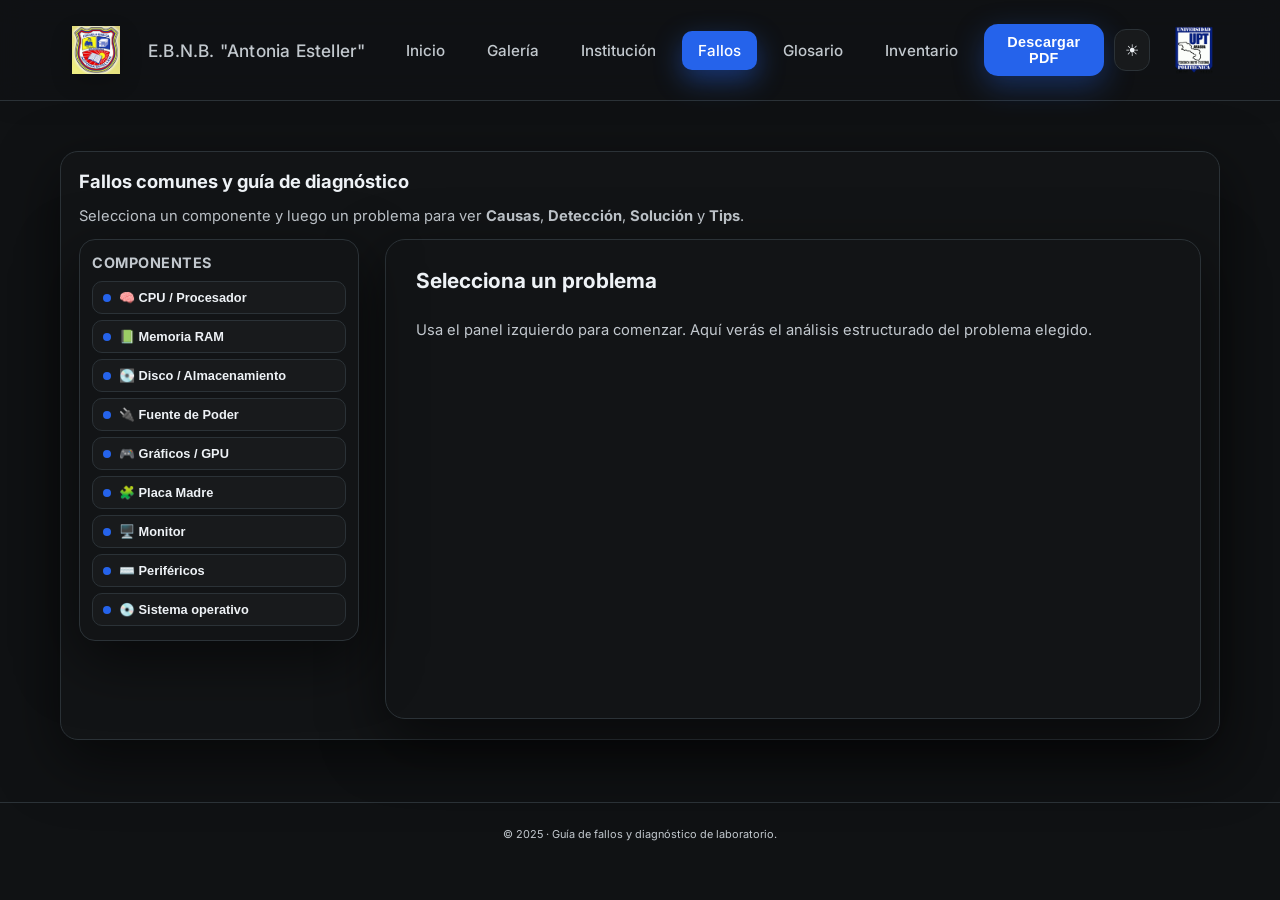
<file: fallos.html>
<!doctype html>
<html lang="es">
<head>
  <meta charset="utf-8" />
  <meta name="viewport" content="width=device-width, initial-scale=1" />
  <title>Fallos y Diagnóstico · E.B.N.B. Antonia Esteller</title>
  <link href="https://fonts.googleapis.com/css2?family=Inter:wght@400;600;700&display=swap" rel="stylesheet">
  <link rel="stylesheet" href="./styles.css" />
  <link rel="icon" type="image/jpeg" href="fotos_videos/escudo.jpg" />
</head>
<body>
  <header class="header">
    <nav class="nav">
      <a class="brand" href="./index.html">
        <img id="brandLogo" src="fotos_videos/escudo.jpg" alt="Escudo" style="margin-left:-6px; height:48px;" />
        <span class="brand-name" style="padding-left:8px; white-space:nowrap;">E.B.N.B. "Antonia Esteller"</span>
      </a>
      <div class="navLinks">
        <a href="./index.html">Inicio</a>
        <a href="./index.html#memoria">Galería</a>
        <a href="./index.html#institucion">Institución</a>
        <a href="./fallos.html" class="active">Fallos</a>
        <a href="./glosario.html">Glosario</a>
        <a href="./pcs.html">Inventario</a>
        <button id="downloadPagePDF" class="btn">Descargar PDF</button>
        <button id="themeToggle" class="icon-btn" title="Tema">☾</button>
        <img id="uptLogo" src="fotos_videos/uptaclaro.png" alt="UPT Aragua" style="height:48px; margin-left:10px;"/>
      </div>
    </nav>
  </header>

  <main class="container">
    <section class="section">
      <h2>Fallos comunes y guía de diagnóstico</h2>
  <p class="muted">Selecciona un componente y luego un problema para ver <strong>Causas</strong>, <strong>Detección</strong>, <strong>Solución</strong> y <strong>Tips</strong>.</p>
      <div class="fault-layout">
        <aside class="fault-left">
          <div class="component-nav" id="componentNav">
            <h3>Componentes</h3>
            <ul id="componentList"></ul>
          </div>
          <div class="problem-list" id="problemList" style="display:none">
            <h4>Problemas</h4>
            <ul id="problemItems"></ul>
          </div>
        </aside>
        <article class="fault-center" id="faultCenter">
          <header>
            <h2 id="problemTitle">Selecciona un problema</h2>
            <div class="problem-meta" id="problemMeta"></div>
          </header>
          <div id="faultContent">
            <p class="muted">Usa el panel izquierdo para comenzar. Aquí verás el análisis estructurado del problema elegido.</p>
          </div>
        </article>
      </div>
    </section>
  </main>

  <footer class="footer"><small>© 2025 · Guía de fallos y diagnóstico de laboratorio.</small></footer>

  <script type="module" src="./app.js" defer></script>
  <script>
    // Tema oscuro persistente
    (function(){ try{ if(localStorage.getItem('theme')==='dark') document.documentElement.classList.add('dark'); }catch(e){} })();

  // Dataset: 6 componentes, 4 problemas cada uno (pasos solución serán ampliados dinámicamente)
    const data = [
      { id:'cpu', nombre:'CPU / Procesador', icon:'🧠', problemas:[
          { id:'cpu-sobrecalentamiento', titulo:'Sobrecalentamiento', gravedad:'Alta',
            causas:[ 'Pasta térmica seca/mal aplicada', 'Disipador mal asentado', 'Flujo de aire deficiente', 'Polvo acumulado', 'Overclock agresivo' ],
            deteccion:[ 'Temperaturas >90°C en stress', 'Throttling de frecuencia', 'Ventiladores siempre a tope', 'Eventos térmicos en dmesg', 'Reinicios bajo carga' ],
            solucion:[ 'Apagar y desconectar', 'Retirar y limpiar disipador (isopropílico 90%)', 'Aplicar pasta (punto grano arroz)', 'Reinstalar con presión uniforme', 'Reorganizar cables para mejorar flujo', 'Limpiar polvo sujetando ventiladores', 'Ajustar curva PWM >60°C', 'Verificar pico <85°C tras test' ],
            tips:[ 'Registrar fecha de cambio de pasta' ] },
          { id:'cpu-inestabilidad', titulo:'Inestabilidad / Cuelgues', gravedad:'Media',
            causas:[ 'Voltajes insuficientes', 'VRM muy caliente', 'RAM defectuosa', 'Plan de energía agresivo', 'Procesos maliciosos' ],
            deteccion:[ 'Machine Check Exceptions', 'Hashes inconsistentes', 'Cuelgues sólo con estrés combinado', 'Memtest OK pero falla', 'Oscilaciones de frecuencia' ],
            solucion:[ 'Restaurar BIOS por defecto', 'Actualizar BIOS/microcódigo', 'Memtest ≥4 pasadas', 'Medir 12V/5V/3.3V (≤5% variación)', 'Plan de energía Equilibrado', 'Escanear malware', 'Probar CPU en otra placa' ],
            tips:[ 'Anotar condiciones exactas del fallo' ] },
          { id:'cpu-rendimiento-bajo', titulo:'Rendimiento bajo', gravedad:'Media',
            causas:[ 'Throttling oculto', 'Perfil ahorro activo', 'Proceso de fondo saturando', 'Microcódigo antiguo', 'Disipación sucia' ],
            deteccion:[ 'Uso 100% en un núcleo persistente', 'Benchmarks por debajo referencia', 'Temperatura reposo >60°C', 'Frecuencia menor a boost esperado', 'Latencias elevadas' ],
            solucion:[ 'Identificar y limitar proceso invasivo', 'Cambiar plan energía', 'Limpiar disipador y polvo', 'Actualizar BIOS/microcódigo', 'Revisar límites térmicos' ],
            tips:[ 'Comparar con equipo similar' ] },
          { id:'cpu-consumo-excesivo', titulo:'Consumo eléctrico excesivo', gravedad:'Baja',
            causas:[ 'Voltajes manuales altos', 'C-States deshabilitados', 'Servicios en segundo plano', 'Perfil rendimiento extremo', 'Pasta térmica insuficiente' ],
            deteccion:[ 'Watt alto en reposo', 'Estado C0 >80% en idle', 'Temperatura idle alta', 'Powertop sin suspensión dispositivos', 'Historial consumo anómalo' ],
            solucion:[ 'Restablecer voltajes auto', 'Habilitar C-States / SpeedStep', 'Optimizar servicios de inicio', 'Revisar pasta térmica', 'Ajustar suspensión y ahorro' ],
            tips:[ 'Powertop --auto-tune para ajustes rápidos' ] }
        ]},
      { id:'ram', nombre:'Memoria RAM', icon:'📗', problemas:[
          { id:'ram-errores', titulo:'Errores / Corrupción', gravedad:'Alta',
            causas:[ 'Celdas degradadas', 'Timings incompatibles', 'Overclock inestable', 'Oxidación ligera', 'Descarga electrostática' ],
            deteccion:[ 'Memtest con fallos', 'Segfaults aleatorios', 'Kernel panic variable', 'Hashes inconsistentes', 'LED diagnóstico' ],
            solucion:[ 'Retirar módulos y descargar estática', 'Limpiar contactos (goma + alcohol)', 'Instalar pares idénticos', 'Cargar perfil XMP/JEDEC estable', 'Memtest 4–6 pasadas', 'Reemplazar módulo defectuoso', 'Registrar inventario' ],
            tips:[ 'No mezclar latencias extremas' ] },
          { id:'ram-falta-capacidad', titulo:'Falta de memoria / Swap alto', gravedad:'Media',
            causas:[ 'Aplicaciones pesadas simultáneas', 'Cache no liberada', 'Demasiadas pestañas navegador', 'Edición multimedia', 'Swappiness alto' ],
            deteccion:[ 'Swap in/out frecuente', 'Mem libre muy baja', 'Retrasos al alternar ventanas', 'Swap >30% usado', 'Procesos grandes en htop' ],
            solucion:[ 'Cerrar apps innecesarias', 'Agregar RAM si recurrente', 'Ajustar swappiness 10–20', 'Limpiar cache navegador', 'Organizar sesiones por tandas' ],
            tips:[ 'Vigilar con free -h' ] },
          { id:'ram-no-arranca', titulo:'Sistema no arranca (beeps)', gravedad:'Alta',
            causas:[ 'Módulo mal asentado', 'Banco dañado', 'Perfil XMP inestable', 'Densidad incompatible', 'Slot sucio' ],
            deteccion:[ 'Códigos beep RAM', 'LED DRAM fijo', 'POST detenido', 'Funciona en otro slot', 'Arranca con otro módulo' ],
            solucion:[ 'Reasentar módulo', 'Probar uno a la vez', 'Desactivar XMP temporal', 'Limpiar slot aire comprimido', 'Usar otro banco / plan reemplazo placa' ],
            tips:[ 'Revisar manual de la placa' ] },
          { id:'ram-latencia-alta', titulo:'Latencia elevada', gravedad:'Baja',
            causas:[ 'Frecuencia baja', 'IO saturando bus', 'Dual channel ausente', 'Interleaving desactivado', 'Throttling térmico' ],
            deteccion:[ 'Benchmark memoria bajo', 'Sólo un canal activo', 'Frecuencia menor a especificación', 'Latencias herramienta altas', 'Temp módulo >50°C' ],
            solucion:[ 'Activar perfil XMP', 'Configurar dual channel correcto', 'Reducir procesos IO', 'Mejorar ventilación interna', 'Evitar underclock extremo' ],
            tips:[ 'Emparejar capacidades siempre' ] }
        ]},
      { id:'almacenamiento', nombre:'Disco / Almacenamiento', icon:'💽', problemas:[
          { id:'hdd-sectores', titulo:'Sectores defectuosos', gravedad:'Alta',
            causas:[ 'Desgaste mecánico', 'Golpes/vibraciones', 'Apagados bruscos', 'Temperatura alta sostenida', 'Lubricación interna degradada' ],
            deteccion:[ 'SMART sectores reasignados', 'fsck bloques ilegibles', 'Lecturas irregulares', 'Sonido clic repetido', 'Errores I/O kernel' ],
            solucion:[ 'Respaldar datos críticos', 'smartctl -t long', 'Clonar con ddrescue', 'Marcar sectores e2fsck -c', 'Reemplazar si pendientes crecen', 'Instalar UPS', 'Registrar horas' ],
            tips:[ 'Monitorear semanalmente si hay pendientes' ] },
          { id:'hdd-arranque-lento', titulo:'Arranque muy lento', gravedad:'Media',
            causas:[ 'Servicios inicio excesivos', 'Fragmentación alta (HDD)', 'Sectores pendientes en zona inicial', 'Orden arranque incorrecto', 'Disco casi lleno' ],
            deteccion:[ 'Uso disco 100% tras inicio', 'iostat await alto', 'SMART OK salvo pendientes', 'Mejora tras reinicio temporal', 'POST normal luego lentitud' ],
            solucion:[ 'Deshabilitar servicios no críticos', 'Desfragmentar si sano', 'Revisar orden arranque BIOS', 'Liberar espacio >20%', 'Analizar SMART y prevenir daño' ],
            tips:[ 'Migrar a SSD reduce drásticamente' ] },
          { id:'hdd-ruido-anomalo', titulo:'Ruido anómalo / chasquidos', gravedad:'Alta',
            causas:[ 'Cabezal recalibrando', 'Golpe previo', 'Desgaste superficie', 'Vibración externa', 'Fuente inestable' ],
            deteccion:[ 'Sonido clic repetitivo', 'Pending sector en aumento', 'Velocidad lectura irregular', 'Errores I/O intermitentes', 'SMART reallocated sube rápido' ],
            solucion:[ 'Apagar y respaldar inmediato', 'Guardar smartctl -x', 'Clonar con ddrescue', 'Evitar uso intenso', 'Reemplazar disco' ],
            tips:[ 'No mover gabinete mientras gira' ] },
          { id:'hdd-fs-corrupto', titulo:'Sistema de archivos corrupto', gravedad:'Media',
            causas:[ 'Cortes eléctricos', 'Apagados forzados', 'Sectores defectuosos en metadatos', 'Malware estructura FS', 'Controlador SATA defectuoso' ],
            deteccion:[ 'fsck inodes huérfanos', 'Montaje sólo lectura', 'Journal replay fallido', 'Archivos desaparecen', 'SMART físico sano' ],
            solucion:[ 'Montar read-only', 'Ejecutar fsck seguro', 'Respaldar datos íntegros', 'Verificar salud física', 'Restaurar backup limpio', 'Investigar causa cortes', 'Documentar incidente' ],
            tips:[ 'Implementar UPS y apagado correcto' ] }
        ]},
      { id:'psu', nombre:'Fuente de Poder', icon:'🔌', problemas:[
          { id:'psu-inestable', titulo:'Voltaje inestable / Reinicios', gravedad:'Alta',
            causas:[ 'Condensadores degradados', 'Polvo interno', 'Carga >80% continua', 'Distribución deficiente líneas', 'Rizado excesivo' ],
            deteccion:[ 'Variación >5% multímetro', 'Reinicios con periféricos', 'Olor eléctrico leve', 'Coil whine alto', 'Condensadores abombados' ],
            solucion:[ 'Medir voltajes reposo/carga', 'Limpiar interior (desconectada)', 'Reducir periféricos para prueba', 'Sustituir si daño físico', 'Fuente nueva con margen ≥40%', 'Instalar protector voltaje' ],
            tips:[ 'Preferir certificación 80+' ] },
          { id:'psu-ventilador-ruidoso', titulo:'Ventilador ruidoso', gravedad:'Baja',
            causas:[ 'Polvo acumulado', 'Rodamiento desgastado', 'Curva agresiva firmware', 'Temp interna alta', 'Gabinete mal ventilado' ],
            deteccion:[ 'Ruido constante en reposo', 'RPM elevadas', 'Temp >45°C', 'Sin ciclos de reducción', 'Mejora temporal al soplar aire' ],
            solucion:[ 'Limpiar rejillas externas', 'Mejorar flujo aire gabinete', 'Sustituir fuente si ventilador falla', 'Revisar cables obstruyendo', 'No abrir PSU sellada' ],
            tips:[ 'No lubricar ventilador interno' ] },
          { id:'psu-olor-quemado', titulo:'Olor a quemado', gravedad:'Alta',
            causas:[ 'Sobrecalentamiento interno', 'Corto componentes', 'Condensador fallando', 'Entrada inestable', 'Polvo + calor acumulado' ],
            deteccion:[ 'Olor químico persistente', 'Decoloración rejillas', 'Reinicio abrupto carga', 'Voltajes >5% variación', 'Chispazos raros' ],
            solucion:[ 'Apagar y desconectar inmediato', 'Inspección visual externa', 'Sustituir fuente', 'Verificar estabilidad red eléctrica', 'Registrar incidente' ],
            tips:[ 'No re-encender para probar' ] },
          { id:'psu-apagado-gpu', titulo:'Apagado al iniciar GPU', gravedad:'Media',
            causas:[ 'Potencia insuficiente', 'Cable PCIe dañado', 'Picos simultáneos CPU+GPU', 'Distribución cables incorrecta', 'Overclock GPU alto' ],
            deteccion:[ 'Apagado sólo en benchmarks', 'Logs pérdida de energía', 'Consumo pico cercano al máximo', 'Reinicio al conectar segundo monitor', 'Estable fuera de carga 3D' ],
            solucion:[ 'Usar cables PCIe separados', 'Quitar overclock GPU', 'Medir consumo real', 'Fuente de mayor potencia', 'Revisar conectores' ],
            tips:[ 'Cables separados para cada conector 8-pin' ] }
        ]},
      { id:'gpu', nombre:'Gráficos / GPU', icon:'🎮', problemas:[
          { id:'gpu-artifact', titulo:'Artefactos gráficos', gravedad:'Media',
            causas:[ 'VRAM dañada', 'Drivers corruptos', 'Overclock inestable', 'Conector PCIe sucio', 'Fuente insuficiente' ],
            deteccion:[ 'Líneas / cuadros anómalos', 'Flicker pruebas 3D', 'Errores Xorg/dmesg', 'Temp >85°C con glitches', 'Sólo bajo carga 3D' ],
            solucion:[ 'Limpiar tarjeta y slot', 'Reinstalar drivers limpios', 'Desactivar overclock', 'Mejorar ventilación lateral', 'Reemplazar GPU si artefactos en POST' ],
            tips:[ 'Detener uso para evitar daño mayor' ] },
          { id:'gpu-pantalla-negra', titulo:'Pantalla negra bajo carga', gravedad:'Alta',
            causas:[ 'Driver inestable', 'Fuente insuficiente', 'Sobrecalentamiento extremo', 'Cable de video defectuoso', 'BIOS modificada' ],
            deteccion:[ 'Señal se corta al iniciar juego', 'Temp >90°C previa', 'Reset GPU en logs', 'Recupera al reconectar cable', 'Benchmark reproduce fallo' ],
            solucion:[ 'Actualizar / reinstalar driver', 'Comprobar fuente y cables', 'Limpiar disipador y renovar pasta', 'Probar otro cable/puerto', 'Restaurar BIOS original' ],
            tips:[ 'Registrar versiones de driver probadas' ] },
          { id:'gpu-ventiladores-max', titulo:'Ventiladores al 100%', gravedad:'Baja',
            causas:[ 'Curva personalizada agresiva', 'Sensor térmico erróneo', 'Software en conflicto', 'Pasta térmica degradada', 'Gabinete caliente' ],
            deteccion:[ 'RPM máximas en baja carga', 'Temperatura real <60°C', 'Lecturas erráticas', 'Se normaliza al cerrar utilidades', 'Ruido elevado constante' ],
            solucion:[ 'Restablecer curva por defecto', 'Cerrar software duplicado', 'Verificar sensor con otra app', 'Cambiar pasta térmica', 'Mejorar ventilación general' ],
            tips:[ 'Evitar múltiples herramientas de control simultáneas' ] },
          { id:'gpu-crash-apps', titulo:'Cierre de aplicaciones 3D', gravedad:'Media',
            causas:[ 'Driver incompatible', 'VRAM insuficiente', 'Overclock aplicado', 'Temperatura elevada sostenida', 'Shaders corruptos' ],
            deteccion:[ 'Apps cierran sin error claro', 'Logs muestran reset del dispositivo', 'Crash en APIs específicas', 'Uso VRAM casi completo', 'Temp alta antes del cierre' ],
            solucion:[ 'Reinstalar driver limpio', 'Reducir calidad gráfica', 'Desactivar overclock', 'Limpiar ventiladores', 'Regenerar caché de shaders' ],
            tips:[ 'Mantener historial de cambios' ] }
        ]},
  { id:'mb', nombre:'Placa Madre', icon:'🧩', problemas:[
          { id:'mb-condensadores', titulo:'Condensadores deteriorados', gravedad:'Alta',
            causas:[ 'Calor localizado crónico', 'Edad >5 años', 'Fluctuaciones eléctricas', 'Componentes baja calidad' ],
            deteccion:[ 'Tapas abombadas/fuga', 'Inestabilidad general múltiple', 'Olor químico VRM', 'Voltajes auxiliares erráticos' ],
            solucion:[ 'Documentar con fotos', 'No reemplazar sin equipo adecuado', 'Migrar componentes a placa sana', 'Mejorar ventilación', 'Planificar reemplazo' ],
            tips:[ 'Evitar manipulación que cause cortos' ] },
          { id:'mb-slots-pcie', titulo:'Slots PCIe no reconocen', gravedad:'Media',
            causas:[ 'Pines doblados CPU', 'Suciedad en slot', 'BIOS desactualizada', 'Bifurcación forzada', 'Daño físico inserción' ],
            deteccion:[ 'Dispositivo ok en otro slot', 'lspci no muestra tarjeta', 'BIOS no lista dispositivo', 'Errores event log', 'Slot sucio visible' ],
            solucion:[ 'Limpiar slot aire', 'Actualizar BIOS', 'Probar en otro equipo', 'Restablecer bifurcación', 'Planificar reemplazo' ],
            tips:[ 'Insertar siempre alineando sin presión excesiva' ] },
            { id:'mb-usb-intermitente', titulo:'USB intermitente', gravedad:'Baja',
            causas:[ 'Controlador sobrecalentado', 'Drivers corruptos', 'Dispositivos alto consumo', 'Cableado frontal defectuoso', 'Hub genérico mala calidad' ],
            deteccion:[ 'Desconexiones en logs', 'Falla bajo copia grande', 'Frontal falla pero trasero ok', 'Dispositivo estable en otro PC', 'Temperatura interna elevada' ],
            solucion:[ 'Reinstalar drivers USB', 'Probar sin hub externo', 'Verificar cableado frontal', 'Mejorar ventilación', 'Usar alimentación externa' ],
            tips:[ 'No saturar puertos con discos sin fuente' ] },
          { id:'mb-red-falla', titulo:'Red integrada falla', gravedad:'Media',
            causas:[ 'Driver obsoleto', 'Conector RJ45 dañado', 'Interferencia eléctrica', 'Firmware BIOS antiguo', 'Chipset caliente' ],
            deteccion:[ 'Pérdida de paquetes', 'Resets adaptador en dmesg', 'Velocidad 100Mbps limitada', 'Adaptador USB externo estable', 'Chipset >70°C' ],
            solucion:[ 'Actualizar driver LAN', 'Cambiar cable', 'Actualizar BIOS', 'Mejorar ventilación chipset', 'Instalar NIC dedicada' ],
            tips:[ 'Registrar condiciones de red en reporte' ] }
        ]}
    ,
      { id:'monitor', nombre:'Monitor', icon:'🖥️', problemas:[
          { id:'monitor-sin-imagen', titulo:'Sin imagen / pantalla en negro', gravedad:'Alta',
            causas:[ 'Cable suelto o dañado', 'Fuente del monitor fallando', 'Señal GPU no llega', 'Configuración de brillo/entrada erronea' ],
            deteccion:[ 'Monitor con led encendido pero pantalla negra', 'Funciona con otro PC', 'Señal recupera al reconectar cable', 'No detecta entrada en menú OSD' ],
            solucion:[ 'Comprobar y sustituir cable video (HDMI/DP/VGA)', 'Probar otro puerto del monitor', 'Probar monitor en otro equipo', 'Verificar configuración de entrada en OSD' ],
            tips:[ 'Mantener repuestos de cables de video disponibles' ] },
          { id:'monitor-parpadeo', titulo:'Parpadeo / Intermitencias', gravedad:'Media',
            causas:[ 'Frecuencia/refresh mal configurada', 'Driver GPU incompatible', 'Cable defectuoso', 'Problema de backlight' ],
            deteccion:[ 'Parpadeo sólo en ciertas resoluciones', 'Mejora al cambiar cable', 'Backlight inconsistente al inclinar pantalla', 'Se reproduce al mover el cable' ],
            solucion:[ 'Probar diferentes resoluciones y refresh', 'Actualizar driver GPU', 'Sustituir cable', 'Evaluar reparación profesional si es backlight' ],
            tips:[ 'Anotar resolución y frecuencia donde ocurre para pruebas' ] },
          { id:'monitor-colores', titulo:'Colores alterados / bandas', gravedad:'Baja',
            causas:[ 'Ajustes OSD incorrectos', 'Problema con LUT o perfil de color', 'Cable con pines dañados', 'Panel envejecido' ],
            deteccion:[ 'Tonos extraños en fotos específicas', 'Banding en degradados', 'Se corrige con ajuste OSD temporalmente' ],
            solucion:[ 'Restaurar valores OSD por defecto', 'Probar otro cable/entrada', 'Calibrar con herramienta si es necesario', 'Considerar sustitución si panel envejecido' ],
            tips:[ 'Usar perfil sRGB para trabajo escolar general' ] },
          { id:'monitor-filas-pixeles', titulo:'Pixeles muertos / Líneas', gravedad:'Media',
            causas:[ 'Defecto fábrica', 'Daño por presión o golpe', 'Fallos del driver de panel', 'Problema del controlador interno' ],
            deteccion:[ 'Pixeles siempre apagados o siempre encendidos', 'Líneas horizontales persistentes', 'No se modifican con cambio de resolución' ],
            solucion:[ 'Intentar consola de reparación píxel (soft)', 'Comprobar garantía', 'Reemplazo de panel o monitor si persiste' ],
            tips:[ 'Documentar con fotos para reclamar garantía' ] }
        ]},
      { id:'perifericos', nombre:'Periféricos', icon:'⌨️', problemas:[
          { id:'perif-teclado-no-funciona', titulo:'Teclado no responde', gravedad:'Media',
            causas:[ 'Puerto USB dañado', 'Driver corrupto', 'Teclas bloqueadas por suciedad', 'Firmware del teclado' ],
            deteccion:[ 'Teclado sin retroiluminación', 'Funciona en otro puerto/PC', 'Entrada por BIOS no responde' ],
            solucion:[ 'Probar otro puerto USB', 'Probar otro teclado', 'Limpiar teclado con aire y paño', 'Reinstalar driver o actualizar firmware' ],
            tips:[ 'Mantener teclado de repuesto en laboratorio' ] },
          { id:'perif-mouse-arrastre', titulo:'Mouse con arrastre o salto', gravedad:'Baja',
            causas:[ 'Superficie inadecuada', 'Sensor sucio', 'Problema de polling rate', 'Interferencia inalámbrica' ],
            deteccion:[ 'Movimiento errático en cualquier app', 'Mejora al cambiar superficie', 'Se estabiliza con otro mouse' ],
            solucion:[ 'Limpiar sensor óptico', 'Probar sobre alfombrilla adecuada', 'Ajustar polling rate o DPI', 'Reubicar receptor inalámbrico' ],
            tips:[ 'Evitar superficies reflectantes para pruebas' ] },
          { id:'perif-audio-no-sale', titulo:'Audio no sale por altavoces', gravedad:'Media',
            causas:[ 'Conexión incorrecta (jack/USB)', 'Salida predeterminada equivocada', 'Driver de audio', 'Altavoz dañado' ],
            deteccion:[ 'Sonido por auriculares pero no por altavoces', 'Salida sólo en cierto puerto', 'Mejora usando USB externo' ],
            solucion:[ 'Verificar salida por SO, cambiar dispositivo por defecto', 'Probar con altavoz externo USB', 'Reinstalar driver audio', 'Probar altavoces en otro equipo' ],
            tips:[ 'Etiquetar cables y puertos para facilitar diagnóstico' ] },
          { id:'perif-conexion-intermitente', titulo:'Conexión intermitente USB', gravedad:'Media',
            causas:[ 'Puerto USB débil', 'Cable con mal contacto', 'Problema energético de la placa', 'Hub con mala alimentación' ],
            deteccion:[ 'Dispositivo se desconecta/reconecta', 'Funciona al mover cable o al cambiar puerto', 'Logs de sistema muestran desconexión' ],
            solucion:[ 'Probar en puerto trasero directamente', 'Cambiar cable', 'Usar hub con alimentación externa', 'Revisar power settings en BIOS/OS' ],
            tips:[ 'Registrar cuándo y qué cambios provocan la desconexión' ] }
        ]},
      { id:'sistema', nombre:'Sistema operativo', icon:'💿', problemas:[
          { id:'so-no-arranca', titulo:'No arranca / Bucles de inicio', gravedad:'Alta',
            causas:[ 'Actualización fallida', 'Sector de arranque corrupto', 'Driver crítico dañado', 'Hardware defectuoso que impide POST' ],
            deteccion:[ 'Pantalla con error al iniciar', 'Boot loop (reinicios continuos)', 'Mensaje de reparando sistema' ],
            solucion:[ 'Arrancar desde medio de recuperación y reparar inicio', 'Restaurar desde backup o punto de restauración', 'Reinstalar el sistema si necesario', 'Verificar hardware (memoria, disco) antes de reinstalar' ],
            tips:[ 'Mantener imagen/ISO de recuperación y backups actualizados' ] },
          { id:'so-lento', titulo:'Sistema lento tras actualizaciones', gravedad:'Media',
            causas:[ 'Actualizaciones en segundo plano', 'Controladores incompatibles', 'Fragmentación (HDD)', 'Servicios mal configurados' ],
            deteccion:[ 'Uso de CPU/disk elevado en inicio', 'Inicio más lento que antes', 'Mejora temporal tras reinicio' ],
            solucion:[ 'Revisar actualizaciones aplicadas y desinstalar problemáticas', 'Actualizar drivers a versiones compatibles', 'Optimizar servicios de inicio', 'Considerar migrar a SSD si es HDD' ],
            tips:[ 'Probar arranque limpio en modo seguro para aislar servicios' ] },
          { id:'so-errores-act', titulo:'Actualizaciones fallidas', gravedad:'Media',
            causas:[ 'Interrupción de red durante descarga', 'Espacio insuficiente', 'Archivos de sistema bloqueados', 'Incompatibilidad con drivers' ],
            deteccion:[ 'Código de error de actualización', 'Rollback automático tras reinicio', 'Registro de Windows Update o gestor de paquetes' ],
            solucion:[ 'Liberar espacio y volver a intentar', 'Descargar paquetes manualmente y aplicar', 'Reparar imágenes de sistema (sfc /scannow, DISM)', 'Actualizar drivers previamente' ],
            tips:[ 'Programar actualizaciones fuera de horario de clase' ] },
          { id:'so-conflicto-drivers', titulo:'Conflictos con drivers', gravedad:'Media',
            causas:[ 'Instalación de drivers incorrectos', 'Actualización automática que no es compatible', 'Firmware antiguo de periféricos' ],
            deteccion:[ 'BSOD o kernel panic específicos', 'Dispositivo deja de trabajar tras driver', 'Registros del sistema mostrando errores de driver' ],
            solucion:[ 'Restaurar driver a versión anterior estable', 'Usar drivers del fabricante y evitar paquetes genéricos', 'Bloquear actualizaciones automáticas para controladores críticos' ],
            tips:[ 'Mantener repositorio de drivers certificados del laboratorio' ] }
        ]}
    ];

    // Referencias DOM
    const componentList = document.getElementById('componentList');
    const problemList = document.getElementById('problemList');
    const problemItems = document.getElementById('problemItems');
    const problemTitle = document.getElementById('problemTitle');
    const problemMeta = document.getElementById('problemMeta');
    const faultContent = document.getElementById('faultContent');

    let componenteActual = null;
    let problemaActual = null;

    function renderComponents(){
      componentList.innerHTML='';
      data.forEach(c => {
        const li = document.createElement('li');
        const btn = document.createElement('button');
        btn.innerHTML = `<span class="dot"></span><span>${c.icon} ${c.nombre}</span>`;
        if(componenteActual && componenteActual.id===c.id) btn.classList.add('active');
        btn.addEventListener('click', ()=>{ componenteActual=c; problemaActual=null; renderProblems(); });
        li.appendChild(btn); componentList.appendChild(li);
      });
    }

    function renderProblems(){
      if(!componenteActual){ problemList.style.display='none'; return; }
      problemList.style.display='block';
      problemItems.innerHTML='';
      componenteActual.problemas.forEach(p => {
        const li = document.createElement('li');
        const btn = document.createElement('button');
        btn.textContent = p.titulo;
        if(problemaActual && problemaActual.id===p.id) btn.classList.add('active');
        btn.addEventListener('click', ()=>{ problemaActual=p; renderProblem(); });
        li.appendChild(btn); problemItems.appendChild(li);
      });
      renderComponents();
      problemList.classList.remove('animate-fade'); void problemList.offsetWidth; problemList.classList.add('animate-fade');
      renderProblem();
    }

    // Diccionario de detalles ampliados para cada paso breve de solucion
    const detalles = {
      // CPU
      'Apagar y desconectar':'Apagar y desconectar: Cierra el sistema operativo correctamente, apaga el equipo, desconecta el cable de corriente y espera 30 segundos para disipar energía residual.',
      'Retirar y limpiar disipador (isopropílico 90%)':'Retirar y limpiar disipador (isopropílico 90%): Afloja los tornillos en patrón cruzado, levanta el disipador sin girar bruscamente, limpia pasta vieja con papel sin pelusa humedecido en alcohol isopropílico hasta que la superficie quede brillante.',
      'Aplicar pasta (punto grano arroz)':'Aplicar pasta (punto grano arroz): Coloca una pequeña gota centrada del tamaño de un grano de arroz (no extender manualmente); la presión del disipador la distribuirá de forma uniforme.',
      'Reinstalar con presión uniforme':'Reinstalar con presión uniforme: Coloca el disipador alineado, aprieta los tornillos alternando esquinas (¼ de vuelta cada vez) hasta llegar a firmeza sin forzar roscas.',
      'Reorganizar cables para mejorar flujo':'Reorganizar cables para mejorar flujo: Agrupa cables con bridas detrás de la bandeja de la placa y deja despejado el camino entre ventilador frontal y disipador.',
      'Limpiar polvo sujetando ventiladores':'Limpiar polvo sujetando ventiladores: Usa aire comprimido en ráfagas cortas sujetando las aspas para evitar sobre-rotación que dañe el motor.',
      'Ajustar curva PWM >60°C':'Ajustar curva PWM >60°C: En BIOS o software de control establece aumento progresivo (por ejemplo 60°C→50%, 75°C→70%, 85°C→100%) evitando saltos bruscos.',
      'Verificar pico <85°C tras test':'Verificar pico <85°C tras test: Ejecuta prueba de estrés 10 min y confirma con herramienta (sensors/HWMonitor) que la temperatura máxima se estabiliza debajo de 85°C.',
      'Restaurar BIOS por defecto':'Restaurar BIOS por defecto: Carga perfiles "Optimized Defaults" guardando cambios para eliminar ajustes manuales inestables.',
      'Actualizar BIOS/microcódigo':'Actualizar BIOS/microcódigo: Descarga versión oficial, aplica siguiendo instrucciones del fabricante evitando apagar durante el proceso.',
      'Memtest ≥4 pasadas':'Memtest ≥4 pasadas: Arranca herramienta y deja completar al menos cuatro ciclos completos sin errores para considerar la memoria estable.',
      'Medir 12V/5V/3.3V (≤5% variación)':'Medir 12V/5V/3.3V (≤5% variación): Usa multímetro en conector Molex/SATA comparando valores con tolerancia máxima ±5%.',
      'Plan de energía Equilibrado':'Plan de energía Equilibrado: En el sistema operativo selecciona perfil balanceado para permitir estados de reposo sin sacrificar picos.',
      'Escanear malware':'Escanear malware: Ejecuta análisis completo antivirus y herramienta anti-rootkit, revisa procesos sospechosos en el administrador.',
      'Probar CPU en otra placa':'Probar CPU en otra placa: Tras verificar compatibilidad de socket y BIOS, mueve el procesador usando guantes antiestáticos si disponible.',
      'Identificar y limitar proceso invasivo':'Identificar y limitar proceso invasivo: Usa top/Administrador de tareas para detectar proceso a >80% constante y ajusta configuración o finaliza si no crítico.',
      'Cambiar plan energía':'Cambiar plan energía: Activa perfil alto rendimiento momentáneo para pruebas y vuelve a balanceado para operación diaria.',
      'Limpiar disipador y polvo':'Limpiar disipador y polvo: Extrae ventilador si es posible, limpia aletas con brocha suave y aire comprimido de dentro hacia fuera.',
      'Actualizar BIOS/microcódigo':'Actualizar BIOS/microcódigo: (Ver paso previo) asegura estabilidad post-flash con reinicio doble.',
      'Revisar límites térmicos':'Revisar límites térmicos: Verifica configuración de TjMax y potencia en BIOS/UEFI, ajustando si se fijó un límite demasiado bajo.',
      'Restablecer voltajes auto':'Restablecer voltajes auto: Elimina configuraciones manuales en Vcore/Vsoc y deja que la placa ajuste dinámicamente.',
      'Habilitar C-States / SpeedStep':'Habilitar C-States / SpeedStep: Activa estados de ahorro profundos (C6/C7) y tecnologías de escalado dinámico en BIOS.',
      'Optimizar servicios de inicio':'Optimizar servicios de inicio: Deshabilita procesos no esenciales (actualizadores, launchers) para reducir carga en reposo.',
      'Revisar pasta térmica':'Revisar pasta térmica: Comprueba si se ha secado (color opaco y grietas) y reaplica si lleva >2 años.',
      'Ajustar suspensión y ahorro':'Ajustar suspensión y ahorro: Configura apagado pantalla y suspensión de discos tras periodos razonables (10–15 min).',
      // RAM
      'Retirar módulos y descargar estática':'Retirar módulos y descargar estática: Apaga y desconecta el equipo, toca metal del chasis para descargar electricidad, presiona simultáneamente los dos ganchos laterales del slot hasta que el módulo se eleve y extrae sujetando solo por los bordes sin tocar chips.',
      'Limpiar contactos (goma + alcohol)':'Limpiar contactos (goma + alcohol): Frota suavemente los contactos dorados con goma suave blanca, elimina residuos con paño sin pelusa humedecido en alcohol isopropílico y deja secar 2 minutos.',
      'Instalar pares idénticos':'Instalar pares idénticos: Coloca módulos de misma capacidad, frecuencia y latencias en los slots indicados (generalmente A2 y B2) para dual channel.',
      'Cargar perfil XMP/JEDEC estable':'Cargar perfil XMP/JEDEC estable: En BIOS habilita XMP y selecciona el perfil 1; si inestable vuelve a valores JEDEC.',
      'Memtest 4–6 pasadas':'Memtest 4–6 pasadas: Ejecuta la herramienta hasta completar varias rondas sin errores (tiempo estimado horas) antes de concluir estabilidad.',
      'Reemplazar módulo defectuoso':'Reemplazar módulo defectuoso: Identifica módulo con errores repetidos aislándolo y sustituye por otro de especificación igual o superior.',
      'Registrar inventario':'Registrar inventario: Anota modelo, número de serie y fecha de instalación para seguimiento de fallos futuros.',
      'Cerrar apps innecesarias':'Cerrar apps innecesarias: Guarda trabajo y cierra aplicaciones de alto consumo (edición video, VM) priorizando liberar RAM.',
      'Agregar RAM si recurrente':'Agregar RAM si recurrente: Evalúa uso típico; si superas el 80% con tareas normales añade módulos compatibles.',
      'Ajustar swappiness 10–20':'Ajustar swappiness 10–20: En Linux modifica /etc/sysctl.conf (vm.swappiness=10) y aplica con sysctl -p para reducir uso de swap.',
      'Limpiar cache navegador':'Limpiar cache navegador: Vacía cache y cierra pestañas que consumen memoria (monitorear con el administrador de tareas del navegador).',
      'Organizar sesiones por tandas':'Organizar sesiones por tandas: Agrupa tareas pesadas en bloques y evita ejecutar varias simultáneamente.',
      'Reasentar módulo':'Reasentar módulo: Alinea muesca del módulo con la ranura, inserta firmemente hasta escuchar el clic de ambos ganchos.',
      'Probar uno a la vez':'Probar uno a la vez: Ejecuta arranque con un solo módulo en cada slot para aislar fallo de banco o módulo.',
      'Desactivar XMP temporal':'Desactivar XMP temporal: Cambia a valores estándar para descartar inestabilidad por perfil agresivo.',
      'Limpiar slot aire comprimido':'Limpiar slot aire comprimido: Aplica ráfagas cortas sin acercar la boquilla para evitar condensación.',
      'Usar otro banco / plan reemplazo placa':'Usar otro banco / plan reemplazo placa: Si un slot no funciona tras limpieza planifica sustitución de la placa madre.',
      'Activar perfil XMP':'Activar perfil XMP: Selecciona perfil correcto y verifica frecuencia y latencias cargadas en pantalla de BIOS.',
      'Configurar dual channel correcto':'Configurar dual channel correcto: Coloca módulos en slots alternos según manual (colores emparejados).',
      'Reducir procesos IO':'Reducir procesos IO: Detén copias masivas o sincronizaciones que saturan bus y elevan latencia.',
      'Mejorar ventilación interna':'Mejorar ventilación interna: Añade ventilador frontal y ordena cables para bajar temperatura de módulos.',
      'Evitar underclock extremo':'Evitar underclock extremo: Mantén frecuencia dentro de especificación para no penalizar latencia.',
      // Almacenamiento
      'Respaldar datos críticos':'Respaldar datos críticos: Copia inmediatamente archivos irremplazables a otro medio antes de continuar diagnósticos.',
      'smartctl -t long':'smartctl -t long: Lanza prueba extendida SMART y espera su finalización (puede tardar horas) revisando resultado en smartctl -a.',
      'Clonar con ddrescue':'Clonar con ddrescue: Usa ddrescue con archivo de log para intentar recuperar la mayor cantidad de sectores legibles en destino sano.',
      'Marcar sectores e2fsck -c':'Marcar sectores e2fsck -c: Ejecuta chequeo que añade sectores defectuosos a la lista de bloqueos evitando su reutilización.',
      'Reemplazar si pendientes crecen':'Reemplazar si pendientes crecen: Si atributo Current_Pending_Sector aumenta entre lecturas programa cambio de disco.',
      'Instalar UPS':'Instalar UPS: Conecta equipo a sistema de alimentación ininterrumpida para evitar apagados bruscos.',
      'Registrar horas':'Registrar horas: Anota tiempo total de uso para evaluar desgaste frente a vida media esperada.',
      'Deshabilitar servicios no críticos':'Deshabilitar servicios no críticos: Revisa lista de inicio y desactiva actualizadores, indexadores o launchers redundantes.',
      'Desfragmentar si sano':'Desfragmentar si sano: Sólo en HDD sin sectores defectuosos, ejecuta herramienta de desfragmentación oficial.',
      'Revisar orden arranque BIOS':'Revisar orden arranque BIOS: Asegura que el disco del sistema está primero para evitar demoras por dispositivos secundarios.',
      'Liberar espacio >20%':'Liberar espacio >20%: Elimina archivos temporales y mueve archivos grandes hasta dejar mínimo 20% libre.',
      'Analizar SMART y prevenir daño':'Analizar SMART y prevenir daño: Interpreta atributos clave (Reallocated, Pending) para decidir reemplazo anticipado.',
      'Apagar y respaldar inmediato':'Apagar y respaldar inmediato: Detén el uso para reducir riesgo de pérdida adicional antes de clonación.',
      'Guardar smartctl -x':'Guardar smartctl -x: Genera informe completo y almacénalo para comparar evolución.',
      'Evitar uso intenso':'Evitar uso intenso: Limita operaciones de escritura/lectura grandes para no agravar fallos mecánicos.',
      'Reemplazar disco':'Reemplazar disco: Instala unidad nueva, inicializa y restaura datos desde copia.',
      'Montar read-only':'Montar read-only: Monta el sistema de archivos con opción de sólo lectura para evitar más corrupción.',
      'Ejecutar fsck seguro':'Ejecutar fsck seguro: Lanza fsck sin forzar reparaciones destructivas y revisa sugerencias antes de aceptar.',
      'Respaldar datos íntegros':'Respaldar datos íntegros: Copia sólo archivos verificados antes de intentar reconstrucciones.',
      'Verificar salud física':'Verificar salud física: Revisa SMART y temperatura para confirmar si daño es lógico más que físico.',
      'Restaurar backup limpio':'Restaurar backup limpio: Recupéra estado previo confiable asegurando integridad post-restauración.',
      'Investigar causa cortes':'Investigar causa cortes: Revisa instalación eléctrica y patrones de apagado para mitigarlos.',
      'Documentar incidente':'Documentar incidente: Registra fecha, síntomas y acciones tomadas para trazabilidad.',
      // PSU
      'Medir voltajes reposo/carga':'Medir voltajes reposo/carga: Usa multímetro en conectores mientras el sistema está inactivo y luego bajo estrés para comparar variaciones.',
      'Limpiar interior (desconectada)':'Limpiar interior (desconectada): Sólo si no está sellada y fuera de garantía, abre carcasa y elimina polvo con brocha antiestática; si sellada, limita limpieza a exterior y rejillas.',
      'Reducir periféricos para prueba':'Reducir periféricos para prueba: Desconecta dispositivos no esenciales (discos secundarios, GPU adicional) para bajar carga.',
      'Sustituir si daño físico':'Sustituir si daño físico: Ante condensadores abultados u olor fuerte, no reutilices la fuente y reemplaza por modelo certificado.',
      'Fuente nueva con margen ≥40%':'Fuente nueva con margen ≥40%: Calcula consumo pico y compra PSU con potencia continua al menos 40% superior.',
      'Instalar protector voltaje':'Instalar protector voltaje: Añade regulador o supresor de picos para estabilidad en redes inestables.',
      'Limpiar rejillas externas':'Limpiar rejillas externas: Pasa aire comprimido y paño seco para despejar entradas de polvo.',
      'Mejorar flujo aire gabinete':'Mejorar flujo aire gabinete: Asegura entrada frontal y extracción trasera operativas sin obstrucciones.',
      'Sustituir fuente si ventilador falla':'Sustituir fuente si ventilador falla: Si el ventilador produce ruido mecánico persistente procede al reemplazo completo.',
      'Revisar cables obstruyendo':'Revisar cables obstruyendo: Separa mazos pegados a la entrada del ventilador de la PSU.',
      'No abrir PSU sellada':'No abrir PSU sellada: Evita riesgos eléctricos y pérdida de garantía manteniendo el sello intacto.',
      'Apagar y desconectar inmediato':'Apagar y desconectar inmediato: Corta alimentación ante olor a quemado para prevenir cortocircuitos mayores.',
      'Inspección visual externa':'Inspección visual externa: Observa decoloración, hollín o rejillas deformadas sin desmontar.',
      'Sustituir fuente':'Sustituir fuente: Instala unidad nueva de calidad adecuada y vuelve a conectar periféricos verificando voltajes.',
      'Verificar estabilidad red eléctrica':'Verificar estabilidad red eléctrica: Usa medidor o consulta historial de variaciones de tensión en la instalación.',
      'Registrar incidente':'Registrar incidente: Crea informe de lo detectado y pasos seguidos para seguimiento.',
      'Usar cables PCIe separados':'Usar cables PCIe separados: Conecta cada entrada de la GPU a un cable independiente para distribuir carga.',
      'Quitar overclock GPU':'Quitar overclock GPU: Restablece frecuencias y voltajes de fábrica para reducir demanda inicial.',
      'Medir consumo real':'Medir consumo real: Utiliza medidor en enchufe o software de la placa para estimar pico bajo carga.',
      'Fuente de mayor potencia':'Fuente de mayor potencia: Sustituye por modelo que deje margen operativo adicional (≥30% libre).',
      'Revisar conectores':'Revisar conectores: Asegura que todos los conectores estén firmes, sin pines doblados ni holguras.',
      // GPU
      'Limpiar tarjeta y slot':'Limpiar tarjeta y slot: Retira la GPU, usa aire comprimido y pincel suave en conectores PCIe, evita tocar contactos con dedos.',
      'Reinstalar drivers limpios':'Reinstalar drivers limpios: Desinstala con herramienta de limpieza (DDU), reinicia y instala versión estable oficial.',
      'Desactivar overclock':'Desactivar overclock: Restablece curvas de frecuencia y voltaje a valores de referencia.',
      'Mejorar ventilación lateral':'Mejorar ventilación lateral: Asegura ventilador lateral o espacio libre para entrada de aire fresco a la GPU.',
      'Reemplazar GPU si artefactos en POST':'Reemplazar GPU si artefactos en POST: Si aparecen defectos antes del sistema operativo, la falla es física y requiere sustitución.',
      'Actualizar / reinstalar driver':'Actualizar / reinstalar driver: Descarga versión reciente probada y aplica instalación limpia.',
      'Comprobar fuente y cables':'Comprobar fuente y cables: Verifica conectores PCIe firmes y capacidad de la fuente respecto al consumo de la GPU.',
      'Limpiar disipador y renovar pasta':'Limpiar disipador y renovar pasta: Desmonta disipador siguiendo guía del fabricante, limpia y aplica pasta nueva centrada.',
      'Probar otro cable/puerto':'Probar otro cable/puerto: Sustituye cable de video y alterna entre HDMI/DisplayPort para descartar fallo físico.',
      'Restaurar BIOS original':'Restaurar BIOS original: Flashea BIOS stock si hubo modificación previa usando herramienta oficial.',
      'Restablecer curva por defecto':'Restablecer curva por defecto: En software de control carga perfil estándar de ventiladores.',
      'Cerrar software duplicado':'Cerrar software duplicado: Mantén solo una utilidad de monitorización/control para evitar conflictos.',
      'Verificar sensor con otra app':'Verificar sensor con otra app: Cruza lectura con segunda herramienta (GPU-Z, HWInfo) para descartar error de reporte.',
      'Cambiar pasta térmica':'Cambiar pasta térmica: Retira disipador y reemplaza pasta asegurando no exceder cantidad.',
      'Mejorar ventilación general':'Mejorar ventilación general: Añade o reubica ventiladores para crear flujo claro entrada→GPU→salida.',
      'Reinstalar driver limpio':'Reinstalar driver limpio: (Ver paso anterior) garantiza ausencia de restos de versiones previas.',
      'Reducir calidad gráfica':'Reducir calidad gráfica: Ajusta resolución y detalles para disminuir uso de VRAM y carga térmica.',
      'Regenerar caché de shaders':'Regenerar caché de shaders: Borra carpeta cache de la aplicación/juego para forzar recompilación limpia.',
      'Mantener historial de cambios':'Mantener historial de cambios: Anota fecha y modificaciones (driver, frecuencia) para correlacionar fallos.',
      // MB
      'Documentar con fotos':'Documentar con fotos: Toma imágenes claras de condensadores afectados para consulta y evidencia.',
      'No reemplazar sin equipo adecuado':'No reemplazar sin equipo adecuado: Evita intentos de soldadura sin herramientas y experiencia, puede agravar daño.',
      'Migrar componentes a placa sana':'Migrar componentes a placa sana: Tras confirmar formato y compatibilidad, mueve CPU/RAM/GPU para evitar riesgos.',
      'Mejorar ventilación':'Mejorar ventilación: Asegura flujo que enfríe VRM y chipset usando ventiladores dirigidos.',
      'Planificar reemplazo':'Planificar reemplazo: Define presupuesto, modelo alternativo y ventana de mantenimiento.',
      'Limpiar slot aire':'Limpiar slot aire: Sopla aire comprimido sin inclinar la lata para evitar expulsión de líquido.',
      'Actualizar BIOS':'Actualizar BIOS: (Ver pasos previos) comprueba versión instalada y aplica la más reciente estable.',
      'Probar en otro equipo':'Probar en otro equipo: Instala el dispositivo en un sistema distinto para descartar fallo propio.',
      'Restablecer bifurcación':'Restablecer bifurcación: En BIOS devuelve opciones PCIe bifurcation al modo automático.',
      'Insertar siempre alineando sin presión excesiva':'Insertar siempre alineando sin presión excesiva: Asegura que la tarjeta coincide con la ranura y empuja parejo hasta enclavar.',
      'Reinstalar drivers USB':'Reinstalar drivers USB: Desinstala controladores del administrador de dispositivos y reinstala versión oficial.',
      'Probar sin hub externo':'Probar sin hub externo: Conecta dispositivo directamente para descartar limitaciones del hub.',
      'Verificar cableado frontal':'Verificar cableado frontal: Comprueba que el conector frontal USB está firme y sin pines doblados en la placa.',
      'Usar alimentación externa':'Usar alimentación externa: Conecta discos o hubs a fuente propia para reducir carga de la placa.',
      'Actualizar driver LAN':'Actualizar driver LAN: Descarga controlador más reciente del fabricante y reinstala.',
      'Cambiar cable':'Cambiar cable: Sustituye cable Ethernet por uno certificado Cat5e o superior para descartar daño.',
      'Mejorar ventilación chipset':'Mejorar ventilación chipset: Dirige flujo de aire hacia disipador inferior y evita acumulación de calor local.',
      'Instalar NIC dedicada':'Instalar NIC dedicada: Añade tarjeta de red PCIe para suplir fallos del controlador integrado.'
    };
    // Detalles añadidos para monitor, periféricos y sistema operativo (instrucciones paso a paso)
    Object.assign(detalles, {
      // Monitor - pasos detallados
      'Comprobar y sustituir cable video (HDMI/DP/VGA)': 'Comprobar y sustituir cable video: Apaga el equipo y monitor; desconecta ambos extremos del cable, inspecciona pines y conectores por daños o suciedad, reemplaza por un cable conocido bueno (preferiblemente del mismo tipo), enciende y verifica señal. Si el monitor tiene adaptadores, pruébalos también.',
      'Probar otro puerto del monitor': 'Probar otro puerto del monitor: Si el monitor tiene múltiples entradas (HDMI/DP/VGA), cambia la entrada usando el menú OSD o conectando el cable en el puerto alternativo para descartar fallo de conector específico.',
      'Probar monitor en otro equipo': 'Probar monitor en otro equipo: Conecta el monitor a un portátil o PC distinto para confirmar si la falta de imagen es del monitor o del equipo original.',
      'Verificar configuración de entrada en OSD': 'Verificar configuración de entrada en OSD: Accede al menú del monitor (OSD) con los botones físicos, confirma que la entrada seleccionada coincide con el cable conectado y restablece valores por defecto si hay dudas.',
      'Probar diferentes resoluciones y refresh': 'Probar diferentes resoluciones y refresh: Desde el sistema operativo (o modo seguro), cambia la resolución y la frecuencia de actualización a valores soportados por el monitor (ej. 60Hz) y comprueba si el parpadeo o artefactos desaparecen.',
      'Actualizar driver GPU': 'Actualizar driver GPU: Desinstala drivers antiguos y realiza una instalación limpia del controlador oficial del fabricante (NVIDIA/AMD/Intel) siguiendo la guía del proveedor; reinicia el equipo y vuelve a probar.',
      'Sustituir cable': 'Sustituir cable: Usa un cable nuevo de calidad certificada; evita adaptadores largos y cables dañados que introducen pérdida de señal.',
      'Evaluar reparación profesional si es backlight': 'Evaluar reparación profesional si es backlight: Si detectas ruido del backlight o zonas oscuras persistentes, no intentes abrir el panel; registra el fallo y acude a servicio técnico autorizado.',
      'Restaurar valores OSD por defecto': 'Restaurar valores OSD por defecto: En el menú del monitor selecciona "Reset" o "Factory Reset" para evitar calibraciones erróneas que alteren color o brillo.',
      'Probar otro cable/entrada': 'Probar otro cable/entrada: Similar a sustituir cable — alterna entradas y cables para aislar el fallo al puerto o al cable.',
      'Calibrar con herramienta si es necesario': 'Calibrar con herramienta si es necesario: Usa una herramienta de calibración (hardware o software como DisplayCAL) para ajustar perfil de color si el problema es de perfil y no físico.',
      'Considerar sustitución si panel envejecido': 'Considerar sustitución si panel envejecido: Cuando el panel muestra degradación general (colores desvanecidos, backlight decaído), planifica reemplazo por unidad nueva.',
      'Intentar consola de reparación píxel (soft)': 'Intentar consola de reparación píxel (soft): Aplicar utilidades que parpadeen colores en la zona afectada para intentar reactivar píxeles atascados; si no funciona, documentar y reclamar garantía.',
      'Comprobar garantía': 'Comprobar garantía: Identifica fecha de compra y política de garantía antes de cualquier manipulación que la anule; conserva fotos y registros.',
      'Reemplazo de panel o monitor si persiste': 'Reemplazo de panel o monitor si persiste: Si tras pruebas y reparaciones el síntoma continúa, sustituir el panel o el monitor completo según coste/beneficio.',

      // Periféricos - pasos detallados
      'Probar otro puerto USB': 'Probar otro puerto USB: Conecta el dispositivo en un puerto trasero directo de la placa (no hub frontal) para excluir problemas del conector o alimentacion del hub.',
      'Probar otro teclado': 'Probar otro teclado: Sustituye temporalmente por otro teclado conocido para confirmar si el problema es del periférico o del sistema.',
      'Limpiar teclado con aire y paño': 'Limpiar teclado con aire y paño: Desconecta y voltea el teclado, sopla con aire comprimido en ráfagas cortas y limpia superficies con paño seco; para suciedad persistente desmonta teclas según guía del fabricante.',
      'Reinstalar driver o actualizar firmware': 'Reinstalar driver o actualizar firmware: Desinstala el controlador en el administrador de dispositivos, reinicia y permite que el SO reinstale o aplica firmware oficial del fabricante siguiendo instrucciones.',
      'Limpiar sensor óptico': 'Limpiar sensor óptico: Apaga mouse, da la vuelta y limpia el sensor y área circundante con un paño seco o hisopo humedecido ligeramente en alcohol isopropílico; evita tocar el sensor directamente con dedos.',
      'Probar sobre alfombrilla adecuada': 'Probar sobre alfombrilla adecuada: Usa una alfombrilla no reflectante y comprueba si el comportamiento mejora; evita superficies brillantes o de vidrio sin sensor adecuado.',
      'Ajustar polling rate o DPI': 'Ajustar polling rate o DPI: Si el mouse tiene software, baja el polling rate o cambia DPI para observar si elimina saltos; restaurar valores por defecto para pruebas.',
      'Reubicar receptor inalámbrico': 'Reubicar receptor inalámbrico: Coloca el receptor en un puerto delantero con extensión o usa un hub USB corto para reducir interferencias; evita acercarlo a fuentes USB de alta corriente.',
      'Verificar salida por SO, cambiar dispositivo por defecto': 'Verificar salida por SO, cambiar dispositivo por defecto: En la configuración de sonido del sistema selecciona la salida correcta (altavoces integrados vs USB) y prueba audio de sistema.',
      'Probar con altavoz externo USB': 'Probar con altavoz externo USB: Conecta altavoz/auricular alternativo para descartar fallo de la unidad de salida original.',
      'Reinstalar driver audio': 'Reinstalar driver audio: Descarga driver oficial del fabricante de la placa/codec y reinstálalo limpiamente; reinicia antes de comprobar.',
      'Probar altavoces en otro equipo': 'Probar altavoces en otro equipo: Verifica si los altavoces funcionan en otro PC para determinar fallo del altavoz o del equipo.',
      'Probar en puerto trasero directamente': 'Probar en puerto trasero directamente: Evita hubs y puertos frontales para pruebas, los puertos traseros están directamente en la placa principal y son más fiables.',
      'Cambiar cable': 'Cambiar cable: Sustituye el cable USB/Jack por otro conocido bueno para eliminar mal contacto o pérdida de señal.',
      'Usar hub con alimentación externa': 'Usar hub con alimentación externa: Para dispositivos de alto consumo (discos, hubs) usa alimentación propia para evitar caídas de tensión en la placa.',
      'Revisar power settings en BIOS/OS': 'Revisar power settings en BIOS/OS: Deshabilita suspend-to-USB o ahorro agresivo que puede desconectar puertos; en Windows desactiva ahorro selectivo de USB en opciones de energía.',

      // Sistema operativo - pasos detallados
      'Arrancar desde medio de recuperación y reparar inicio': 'Arrancar desde medio de recuperación y reparar inicio: Crea un USB booteable (Rufus/Media Creation Tool para Windows o dd/Etcher para Linux). Arranca desde USB, selecciona "Reparar el equipo" → "Solucionar problemas" → "Reparación de inicio". Sigue las indicaciones y reinicia.',
      'Restaurar desde backup o punto de restauración': 'Restaurar desde backup o punto de restauración: En modo recuperación selecciona "Restaurar sistema" y elige un punto anterior; confirma y deja que el proceso complete sin interrumpir.',
      'Reinstalar el sistema si necesario': 'Reinstalar el sistema si necesario: Si la reparación falla, realiza copia de seguridad de datos desde un Live USB, luego reinstala el sistema usando imagen oficial; crea cuentas y aplica actualizaciones.',
      'Verificar hardware (memoria, disco) antes de reinstalar': 'Verificar hardware (memoria, disco) antes de reinstalar: Ejecuta MemTest86 o memtest y SMART (smartctl -a) para detectar fallos físicos; reemplaza componentes si se detectan errores antes de reinstalar.',
      'Revisar actualizaciones aplicadas y desinstalar problemáticas': 'Revisar actualizaciones aplicadas y desinstalar problemáticas: En Windows consulta historial de actualizaciones y desinstala la actualización que coincide con el inicio del fallo; en Linux revisa paquetes recientes y reinstala o vuelca a versión anterior.',
      'Actualizar drivers a versiones compatibles': 'Actualizar drivers a versiones compatibles: Descarga drivers oficiales compatibles con la versión del SO; evita paquetes genéricos y realiza instalación limpia.',
      'Optimizar servicios de inicio': 'Optimizar servicios de inicio: Usa msconfig/Administrador de tareas (Windows) o systemd/análisis de procesos (Linux) para deshabilitar servicios no necesarios y reducir carga en arranque.',
      'Considerar migrar a SSD si es HDD': 'Considerar migrar a SSD si es HDD: Si el disco es HDD y el sistema es lento, clona disco a SSD y verifica mejoras de rendimiento; planifica imagen y rollback antes de migrar.',
      'Liberar espacio y volver a intentar': 'Liberar espacio y volver a intentar: Libera >20% de espacio, elimina temporales y archivos huérfanos antes de reintentar la actualización.',
      'Descargar paquetes manualmente y aplicar': 'Descargar paquetes manualmente y aplicar: Para actualizaciones fallidas, descarga el instalador manual del proveedor (ej. paquete .msu/.exe o .deb) y aplícalo siguiendo instrucciones.',
      'Reparar imágenes de sistema (sfc /scannow, DISM)': 'Reparar imágenes de sistema (sfc /scannow, DISM): En Windows abre CMD como administrador y ejecuta: sfc /scannow; luego DISM /Online /Cleanup-Image /RestoreHealth; revisa logs y reinicia.',
      'Bloquear actualizaciones automáticas para controladores críticos': 'Bloquear actualizaciones automáticas para controladores críticos: Ajusta políticas de Windows Update o configura excepciones para evitar que Windows reemplace drivers manualmente.',
      'Restaurar driver a versión anterior estable': 'Restaurar driver a versión anterior estable: En administrador de dispositivos elige el dispositivo, abre propiedades → driver → "Revertir controlador" y reinicia.',
      'Usar drivers del fabricante y evitar paquetes genéricos': 'Usar drivers del fabricante y evitar paquetes genéricos: Conserva un repositorio local de drivers probados y certificados para reinstalaciones rápidas.'
    });

    function ampliarPasos(arr){
      return arr.map(p => detalles[p] ? detalles[p] : p);
    }

    function simplificarTexto(texto){
      const reemplazos = [
        [/BIOS\/UEFI|BIOS/gi,'configuracion del equipo (BIOS)'],
        [/GPU/gi,'tarjeta de video'],
        [/CPU/gi,'procesador'],
        [/RAM/gi,'memoria'],
        [/driver|drivers/gi,'controlador(es)'],
        [/firmware/gi,'software interno del dispositivo'],
        [/kernel/gi,'sistema'],
        [/slot/gi,'ranura'],
        [/XMP/gi,'perfil de memoria'],
        [/SMART/gi,'estado de salud del disco'],
        [/overclock/gi,'ajuste de alto rendimiento'],
        [/throttling/gi,'baja automatica de rendimiento por temperatura']
      ];

      let salida = (texto || '').trim();
      reemplazos.forEach(([pattern, replace])=>{
        salida = salida.replace(pattern, replace);
      });
      return salida;
    }

    function capitalizar(texto){
      if(!texto) return '';
      return texto.charAt(0).toUpperCase() + texto.slice(1);
    }

    function cerrarFrase(texto){
      if(!texto) return '';
      return /[.!?]$/.test(texto) ? texto : `${texto}.`;
    }

    function descripcionFacil(item, tipo){
      const limpio = simplificarTexto(item)
        .replace(/\//g, ' o ')
        .replace(/\s+/g, ' ')
        .trim();

      const reglas = [
        [/pasta térmica.*seca|pasta térmica.*mal aplicada/i,'La pasta termica del procesador esta seca o se coloco mal, y por eso el calor no se disipa bien.'],
        [/disipador mal asentado/i,'El disipador no esta bien ajustado al procesador, asi que no enfria como deberia.'],
        [/flujo de aire deficiente/i,'Dentro del gabinete casi no circula aire, por eso el calor se queda atrapado.'],
        [/polvo acumulado/i,'Hay polvo acumulado en ventiladores y rejillas, y eso sube la temperatura del equipo.'],
        [/overclock|ajuste de alto rendimiento/i,'El equipo tiene una configuracion de rendimiento demasiado exigente para su enfriamiento actual.'],
        [/voltaje inestable|voltajes insuficientes/i,'La energia no llega de forma estable, y eso provoca fallas o reinicios.'],
        [/memoria defectuosa|errores en memoria/i,'La memoria presenta fallas y puede causar bloqueos o pantallas azules.'],
        [/controlador\(es\).*corrupt|controlador\(es\).*incompatible/i,'El controlador instalado no es estable o no es compatible con el equipo.'],
        [/arranque muy lento|inicio muy lento/i,'El sistema tarda demasiado en abrir porque hay procesos pesados o problemas de disco.'],
        [/sectores defectuosos/i,'El disco tiene zonas dañadas donde ya no puede leer o guardar datos de forma segura.'],
        [/ruido anómalo|chasquidos/i,'El disco hace ruidos irregulares, una señal de desgaste o daño interno.'],
        [/sin imagen|pantalla en negro/i,'La pantalla no muestra imagen aunque el equipo este encendido.'],
        [/parpadeo/i,'La imagen parpadea de forma intermitente y no se ve estable.'],
        [/conexión intermitente/i,'El dispositivo se conecta y desconecta solo, como si perdiera contacto.'],
        [/no arranca|bucles de inicio/i,'El sistema no logra iniciar con normalidad y se queda reiniciando.']
      ];

      for(const [patron, texto] of reglas){
        if(patron.test(limpio)) return texto;
      }

      if(tipo === 'causas'){
        const base = limpio.length < 65
          ? `${limpio} y eso puede causar esta falla`
          : limpio;
        return cerrarFrase(capitalizar(base));
      }

      if(tipo === 'deteccion'){
        const base = limpio.length < 70
          ? `${limpio}; es una senal comun de este problema`
          : limpio;
        return cerrarFrase(capitalizar(base));
      }

      if(tipo === 'solucion') return cerrarFrase(capitalizar(limpio));

      return cerrarFrase(capitalizar(limpio));
    }

    function convertirALenguajeSimple(arr, tipo){
      if(!arr || !arr.length) return [];
      return arr.map(item => descripcionFacil(item, tipo));
    }

    function renderProblem(){
      if(!problemaActual){
        problemTitle.textContent = componenteActual ? `Problemas en ${componenteActual.nombre}` : 'Selecciona un problema';
        problemMeta.textContent = '';
        faultContent.innerHTML = '<p class="muted">Elige un problema específico para desplegar el análisis detallado.</p>';
        return;
      }
      problemTitle.textContent = problemaActual.titulo;
      problemMeta.innerHTML = `<span class="badge-inline">Gravedad: ${problemaActual.gravedad}</span><span>${componenteActual.nombre}</span>`;

      const causas = listToHTML(convertirALenguajeSimple(problemaActual.causas, 'causas'));
      const deteccion = listToHTML(convertirALenguajeSimple(problemaActual.deteccion, 'deteccion'));
      const solucion = listToHTML(convertirALenguajeSimple(ampliarPasos(problemaActual.solucion), 'solucion'));
      const tips = problemaActual.tips ? listToHTML(problemaActual.tips) : '';

      faultContent.innerHTML = `
        <section class="fault-section">
          <h3>1. Causas</h3>
          ${causas}
        </section>
        <section class="fault-section">
          <h3>2. Cómo detectarlo</h3>
          ${deteccion}
        </section>
        <section class="fault-section">
          <h3>3. Cómo solucionarlo</h3>
          ${solucion}
        </section>
        ${ tips ? `<div class="fault-tips"><h4>Notas y buenas prácticas</h4>${tips}</div>` : '' }
      `;
      faultContent.classList.remove('animate-slide'); void faultContent.offsetWidth; faultContent.classList.add('animate-slide');
    }

    function listToHTML(arr){
      if(!arr || !arr.length) return '<p class="muted">Sin datos.</p>';
      const ul = document.createElement('ul');
      arr.forEach(x=>{ const li=document.createElement('li'); li.textContent=x; ul.appendChild(li); });
      return ul.outerHTML;
    }

    renderComponents();

    // Permitir selección por hash (ej: fallos.html#ram) al abrir la página desde otra sección
    function selectComponentById(id){
      if(!id) return;
      const comp = data.find(d => d.id === id);
      if(comp){
        componenteActual = comp;
        problemaActual = null;
        renderProblems();
        // desplazar hacia el contenido para mejorar UX
        const nav = document.getElementById('componentNav');
        if(nav) nav.scrollIntoView({behavior:'smooth', block:'start'});
      }
    }

    // leer hash o query param
    const hash = decodeURIComponent(window.location.hash || '').replace(/^#/,'');
    if(hash) selectComponentById(hash);
  </script>
</body>
</html>
</file>
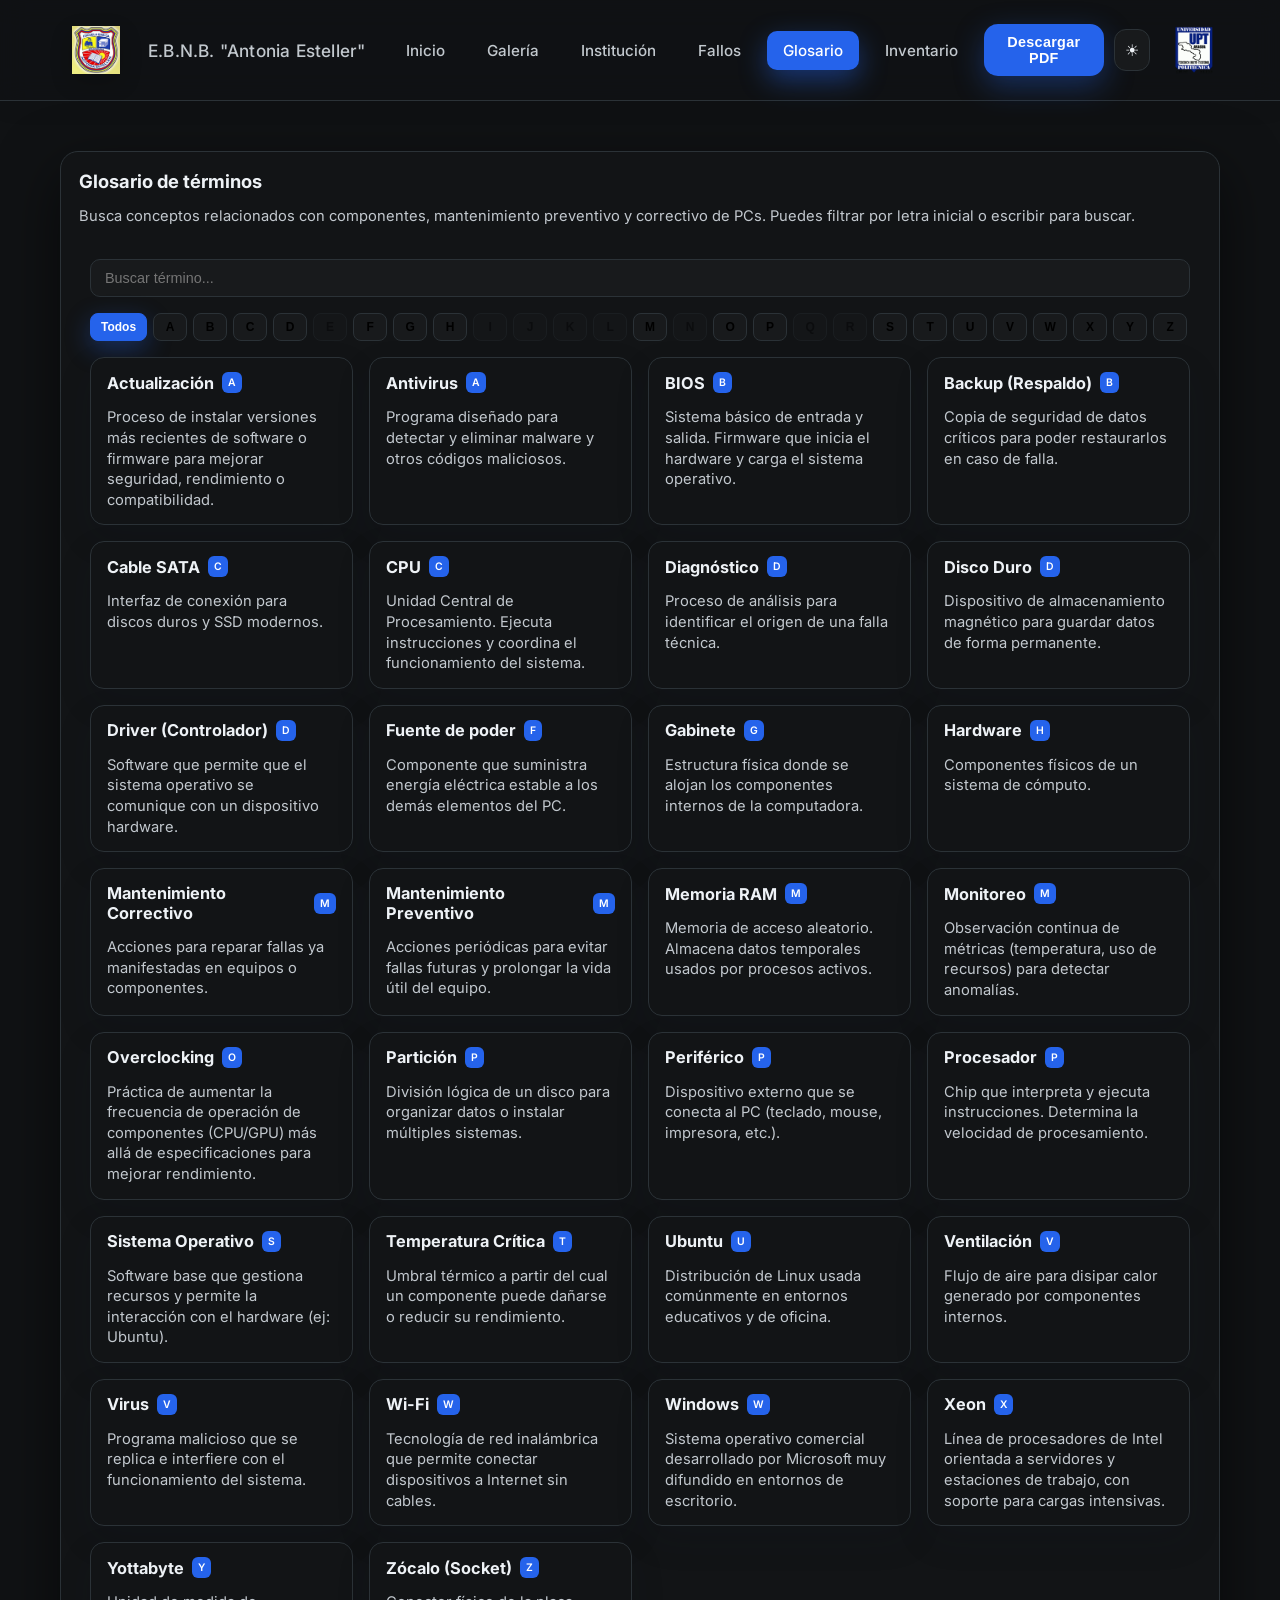
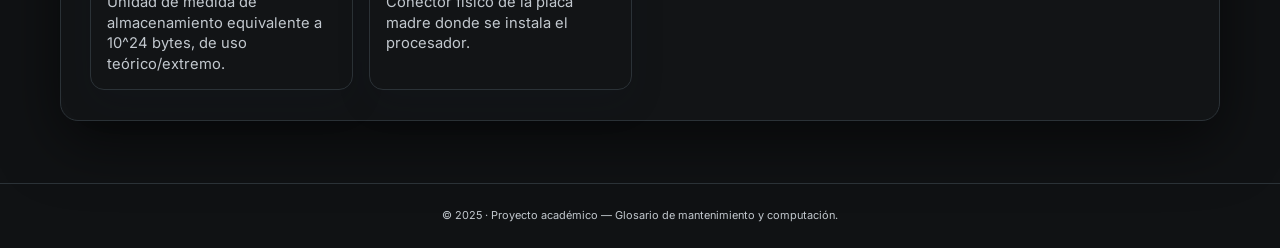
<file: glosario.html>
<!doctype html>
<html lang="es">
<head>
  <meta charset="utf-8" />
  <meta name="viewport" content="width=device-width, initial-scale=1" />
  <title>Glosario · E.B.N.B. Antonia Esteller</title>
  <link href="https://fonts.googleapis.com/css2?family=Inter:wght@400;600;700&display=swap" rel="stylesheet">
  <link rel="stylesheet" href="./styles.css" />
  <link rel="icon" type="image/jpeg" href="fotos_videos/escudo.jpg" />
  <script type="module" src="./app.js" defer></script>
</head>
<body>
  <header class="header">
    <nav class="nav">
      <a class="brand" href="./index.html">
        <img id="brandLogo" src="fotos_videos/escudo.jpg" alt="Escudo" style="margin-left:-6px; height:48px;" />
        <span class="brand-name" style="padding-left:8px; white-space:nowrap;">E.B.N.B. "Antonia Esteller"</span>
      </a>
      <div class="navLinks">
        <a href="./index.html">Inicio</a>
        <a href="./index.html#memoria">Galería</a>
        <a href="./index.html#institucion">Institución</a>
        <a href="./fallos.html">Fallos</a>
        <a href="./glosario.html" class="active">Glosario</a>
        <a href="./pcs.html">Inventario</a>
        <button id="downloadPagePDF" class="btn">Descargar PDF</button>
        <button id="themeToggle" class="icon-btn" title="Tema">☾</button>
        <img id="uptLogo" src="fotos_videos/uptaclaro.png" alt="UPT Aragua" style="height:48px; margin-left:10px;"/>
      </div>
    </nav>
  </header>

  <main class="container">
    <section class="section">
      <h2>Glosario de términos</h2>
      <p class="muted">Busca conceptos relacionados con componentes, mantenimiento preventivo y correctivo de PCs. Puedes filtrar por letra inicial o escribir para buscar.</p>

      <div class="glossary-wrapper">
        <div class="glossary-search">
          <input id="textFilter" type="text" placeholder="Buscar término..." aria-label="Buscar término" />
        </div>
        <div class="letter-bar" id="letterBar"></div>
        <div id="glossaryList" class="glossary-list" aria-live="polite"></div>
        <div id="noResults" class="no-results" style="display:none">No hay resultados para tu búsqueda.</div>
      </div>
    </section>
  </main>

  <footer class="footer">
    <small>© 2025 · Proyecto académico — Glosario de mantenimiento y computación.</small>
  </footer>

  <script>
    // Limpieza y reconstrucción del script
    (function(){
      try{ const t = localStorage.getItem('theme'); if(t==='dark') document.documentElement.classList.add('dark'); }catch(e){}
    })();

    const terms = [
      { term:'Actualización', def:'Proceso de instalar versiones más recientes de software o firmware para mejorar seguridad, rendimiento o compatibilidad.' },
      { term:'Antivirus', def:'Programa diseñado para detectar y eliminar malware y otros códigos maliciosos.' },
      { term:'BIOS', def:'Sistema básico de entrada y salida. Firmware que inicia el hardware y carga el sistema operativo.' },
      { term:'Backup (Respaldo)', def:'Copia de seguridad de datos críticos para poder restaurarlos en caso de falla.' },
      { term:'Cable SATA', def:'Interfaz de conexión para discos duros y SSD modernos.' },
      { term:'CPU', def:'Unidad Central de Procesamiento. Ejecuta instrucciones y coordina el funcionamiento del sistema.' },
      { term:'Diagnóstico', def:'Proceso de análisis para identificar el origen de una falla técnica.' },
      { term:'Disco Duro', def:'Dispositivo de almacenamiento magnético para guardar datos de forma permanente.' },
      { term:'Driver (Controlador)', def:'Software que permite que el sistema operativo se comunique con un dispositivo hardware.' },
      { term:'Fuente de poder', def:'Componente que suministra energía eléctrica estable a los demás elementos del PC.' },
      { term:'Gabinete', def:'Estructura física donde se alojan los componentes internos de la computadora.' },
      { term:'Hardware', def:'Componentes físicos de un sistema de cómputo.' },
      { term:'Mantenimiento Correctivo', def:'Acciones para reparar fallas ya manifestadas en equipos o componentes.' },
      { term:'Mantenimiento Preventivo', def:'Acciones periódicas para evitar fallas futuras y prolongar la vida útil del equipo.' },
      { term:'Memoria RAM', def:'Memoria de acceso aleatorio. Almacena datos temporales usados por procesos activos.' },
      { term:'Monitoreo', def:'Observación continua de métricas (temperatura, uso de recursos) para detectar anomalías.' },
      { term:'Overclocking', def:'Práctica de aumentar la frecuencia de operación de componentes (CPU/GPU) más allá de especificaciones para mejorar rendimiento.' },
      { term:'Partición', def:'División lógica de un disco para organizar datos o instalar múltiples sistemas.' },
      { term:'Periférico', def:'Dispositivo externo que se conecta al PC (teclado, mouse, impresora, etc.).' },
      { term:'Procesador', def:'Chip que interpreta y ejecuta instrucciones. Determina la velocidad de procesamiento.' },
      { term:'Sistema Operativo', def:'Software base que gestiona recursos y permite la interacción con el hardware (ej: Ubuntu).' },
      { term:'Temperatura Crítica', def:'Umbral térmico a partir del cual un componente puede dañarse o reducir su rendimiento.' },
      { term:'Ubuntu', def:'Distribución de Linux usada comúnmente en entornos educativos y de oficina.' },
      { term:'Ventilación', def:'Flujo de aire para disipar calor generado por componentes internos.' },
      { term:'Virus', def:'Programa malicioso que se replica e interfiere con el funcionamiento del sistema.' },
      { term:'Wi-Fi', def:'Tecnología de red inalámbrica que permite conectar dispositivos a Internet sin cables.' },
      { term:'Windows', def:'Sistema operativo comercial desarrollado por Microsoft muy difundido en entornos de escritorio.' },
      { term:'Xeon', def:'Línea de procesadores de Intel orientada a servidores y estaciones de trabajo, con soporte para cargas intensivas.' },
      { term:'Yottabyte', def:'Unidad de medida de almacenamiento equivalente a 10^24 bytes, de uso teórico/extremo.' },
      { term:'Zócalo (Socket)', def:'Conector físico de la placa madre donde se instala el procesador.' }
    ];

    const letterBar = document.getElementById('letterBar');
    const glossaryList = document.getElementById('glossaryList');
    const noResults = document.getElementById('noResults');
    const textFilter = document.getElementById('textFilter');
    const ALL_LETTERS = 'ABCDEFGHIJKLMNOPQRSTUVWXYZ'.split('');
    const lettersPresent = new Set(terms.map(t => t.term[0].toUpperCase()));
    let currentLetter = null;

    function renderLetters(){
      letterBar.innerHTML = '';
      const allBtn = document.createElement('button');
      allBtn.textContent = 'Todos';
      if(currentLetter === null) allBtn.classList.add('active');
      allBtn.addEventListener('click', ()=>{ currentLetter=null; filter(); });
      letterBar.appendChild(allBtn);
      ALL_LETTERS.forEach(L => {
        const b = document.createElement('button');
        b.textContent = L;
        if(!lettersPresent.has(L)){
          b.classList.add('disabled');
          b.title = 'Sin términos';
        } else {
          b.addEventListener('click', ()=>{ currentLetter=L; filter(); });
        }
        if(L === currentLetter) b.classList.add('active');
        letterBar.appendChild(b);
      });
    }

    function filter(){
      const q = textFilter.value.trim().toLowerCase();
      const filtered = terms.filter(t => {
        const letterOk = currentLetter === null || t.term[0].toUpperCase() === currentLetter;
        const textOk = !q || (t.term.toLowerCase().includes(q) || t.def.toLowerCase().includes(q));
        return letterOk && textOk;
      });
      renderList(filtered);
      renderLetters();
    }

    function renderList(list){
      glossaryList.innerHTML = '';
      if(list.length === 0){ noResults.style.display='block'; return; }
      noResults.style.display='none';
      list.forEach(item => {
        const art = document.createElement('article');
        art.className = 'glossary-entry';
        const h = document.createElement('h3');
        h.className = 'glossary-term';
        h.innerHTML = `<span>${item.term}</span><span class='badge'>${item.term[0].toUpperCase()}</span>`;
        const p = document.createElement('p');
        p.className = 'glossary-def';
        p.textContent = item.def;
        art.appendChild(h); art.appendChild(p);
        glossaryList.appendChild(art);
      });
    }

    textFilter.addEventListener('input', filter);
    filter();
  </script>
</body>
</html>
</file>
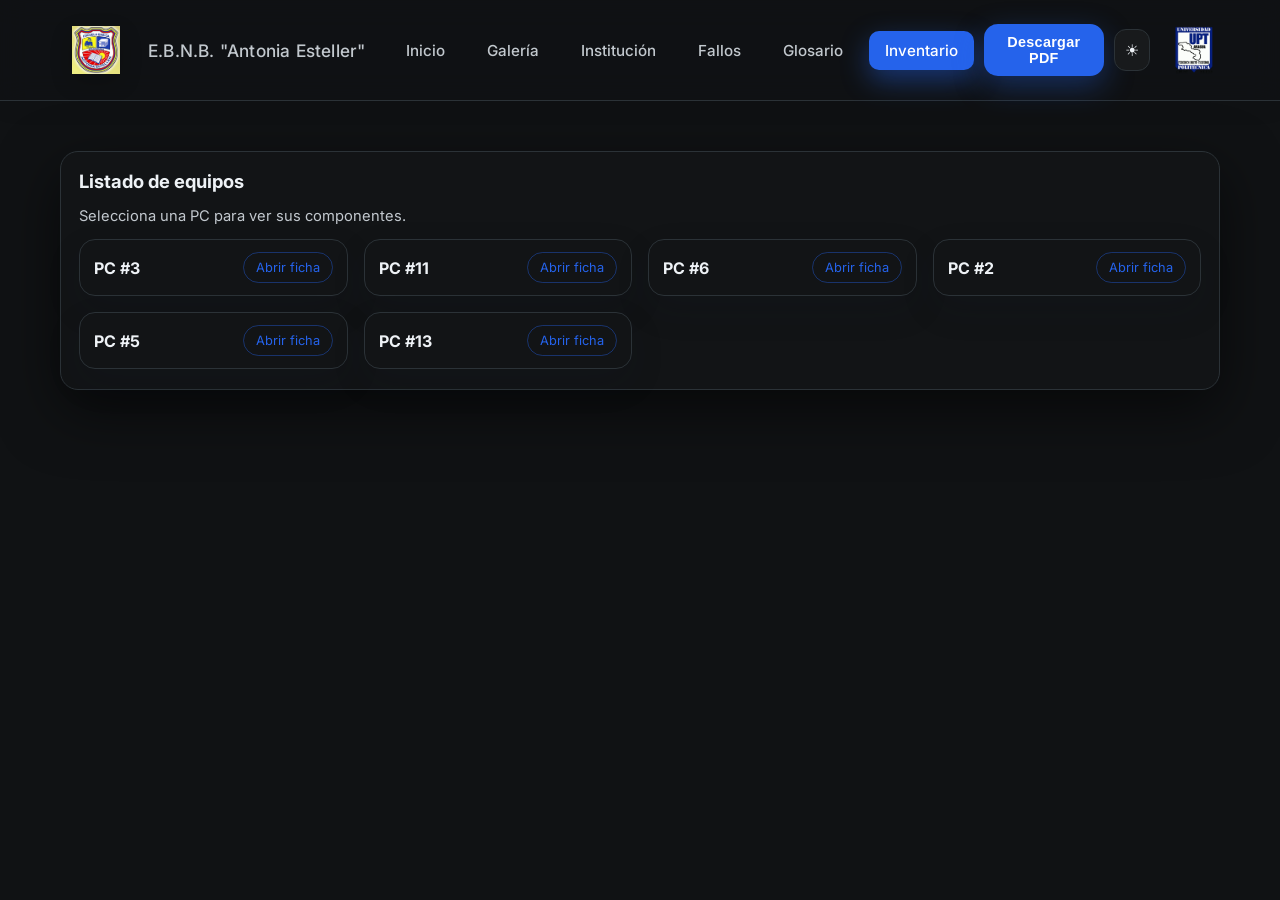
<file: pcs.html>
<!doctype html>
<html lang="es">
<head>
  <meta charset="utf-8" />
  <meta name="viewport" content="width=device-width, initial-scale=1" />
  <title>PCs · E.B.N.B. Antonia Esteller</title>
  <link href="https://fonts.googleapis.com/css2?family=Inter:wght@400;600;700&display=swap" rel="stylesheet">
  <link rel="stylesheet" href="./styles.css" />
  <link rel="icon" type="image/jpeg" href="fotos_videos/escudo.jpg" />
  <script type="module" src="./app.js" defer></script>
</head>
<body>
  <header class="header">
    <nav class="nav">
      <a class="brand" href="./index.html">
        <img id="brandLogo" src="fotos_videos/escudo.jpg" alt="Escudo" style="margin-left:-6px; height:48px;" />
        <span class="brand-name" style="padding-left:8px; white-space:nowrap;">E.B.N.B. "Antonia Esteller"</span>
      </a>
      <div class="navLinks">
        <a href="./index.html">Inicio</a>
        <a href="./index.html#memoria">Galería</a>
        <a href="./index.html#institucion">Institución</a>
        <a href="./fallos.html">Fallos</a>
        <a href="./glosario.html">Glosario</a>
        <a href="./pcs.html" class="active">Inventario</a>
        <button id="downloadPagePDF" class="btn">Descargar PDF</button>
        <button id="themeToggle" class="icon-btn" title="Tema">☾</button>
        <img id="uptLogo" src="fotos_videos/uptaclaro.png" alt="UPT Aragua" style="height:48px; margin-left:10px;"/>
      </div>
    </nav>
  </header>

  <main class="container">
    <section class="section">
      <h2>Listado de equipos</h2>
      <p class="muted">Selecciona una PC para ver sus componentes.</p>

      <div id="pcGrid" class="pc-grid"></div>
    </section>
  </main>

  <template id="pcTemplate">
    <article class="card pc-card">
      <div class="pc-head">
        <strong class="pc-title">PC #<span class="pc-num"></span></strong>
        <div class="pc-actions">
          <a class="btn-outline open-ficha" target="_blank" rel="noopener" href="#">Abrir ficha</a>
        </div>
      </div>
    </article>
  </template>

  <script>
    // Apply dark theme if previously set
    (function(){
      try{
        const t = localStorage.getItem('theme');
        if(t === 'dark') document.documentElement.classList.add('dark');
        else document.documentElement.classList.remove('dark');
      }catch(e){/*ignore*/}
    })();

    // Data: only the PCs under maintenance (as requested)
    const pcs = [3,11,6,2,5,13];

    // Components (same for all PCs) — only name + capacity
    // Hardware según ficha técnica (valores NA si no aplica)
    const hardware = [
      {name:'Gabinete', brand:'Lenovo', model:'M58', serial:'11S41R631GZVJ3DVB7AQ8', cap:'N.A', estado:'B'},
      {name:'Memoria RAM 1', brand:'Hynix', model:'PC-5300U', serial:'11S4A129GZVJ348R9SLB9', cap:'1 GB', estado:'R'},
      {name:'Memoria RAM 2', brand:'N.A', model:'N.A', serial:'N.A', cap:'N.A', estado:'N.A'},
      {name:'Disco Duro 1', brand:'Hitachi', model:'HDP7250', serial:'11S45J485GZVJ3GLOO8RRJ', cap:'156.4 GB', estado:'B'},
      {name:'Disco Duro 2', brand:'N.A', model:'N.A', serial:'N.A', cap:'N.A', estado:'N.A'},
      {name:'Tarjeta Madre', brand:'Lenovo', model:'G31T-LM', serial:'11S4R5915GZVLOOLM88C41', cap:'4 GB máx', estado:'R'},
      {name:'Unidad CD/DVD', brand:'Sony', model:'AD-7200S', serial:'87D3F28F111', cap:'16X', estado:'M'},
      {name:'Fuente de Poder', brand:'Delta Electronics', model:'DPS-220DB1', serial:'11S4A199GZVJ3LF8862958', cap:'220 W', estado:'B'},
      {name:'Procesador', brand:'Intel', model:'Pentium E2180', serial:'Q830A063', cap:'2.6 GHz', estado:'B'},
      {name:'Puertos USB', brand:'Luxshare', model:'E176089', serial:'11S419336Z5OOO128SLU4MF', cap:'(Hub interno)', estado:'R'},
      {name:'Puertos PCI', brand:'UsRobotics', model:'USR5670', serial:'MBXX8K5185', cap:'56 Kbps', estado:'B'},
      {name:'Monitor', brand:'Lenovo', model:'L197WA', serial:'VIW9397', cap:'19"', estado:'M'},
      {name:'Teclado', brand:'Lenovo', model:'KU-0225', serial:'038445576', cap:'Español', estado:'R'},
      {name:'Mouse', brand:'Lenovo', model:'MO28UQZ', serial:'2M5683081895', cap:'Óptico', estado:'B'}
    ];

    const software = [
      {name:'Ubuntu', version:'16.04', license:'GNU-GPL', updates:'24.04', pkg:'ubuntu-desktop'},
      {name:'LibreOffice', version:'5.1.6.2', license:'MPL 2.0', updates:'26.x', pkg:'libreoffice'},
      {name:'Unzip', version:'2.11', license:'Open-Source', updates:'6.0', pkg:'unzip'},
      {name:'Evince', version:'3.18.2', license:'GNU-GPL', updates:'47', pkg:'evince'},
      {name:'Firefox', version:'65.0.1', license:'MPL 2.0', updates:'143.0.4', pkg:'firefox'}
    ];

    // Mapeo de PDFs específicos por número de computadora
    const pdfMap = {
      2:'Ficha6Compu2.pdf',
      3:'Ficha1Compu3.pdf',
      5:'Ficha4Compu5.pdf',
      6:'Ficha3Compu6.pdf',
      11:'Ficha2Compu11.pdf',
      13:'Ficha5Compu13.pdf'
    };

    const pcGrid = document.getElementById('pcGrid');
    const tpl = document.getElementById('pcTemplate');

    // Modal element with summary column
    const modal = document.createElement('div');
    modal.id = 'pcDetailModal';
    modal.className = 'pc-detail-overlay';
    modal.innerHTML = `
      <div class="pc-detail-card" role="dialog" aria-modal="true" aria-labelledby="detailTitle">
        <button class="pc-detail-close icon-btn" aria-label="Cerrar">✕</button>
        <div class="detail-header">
          <div class="title-row">
            <h3 id="detailTitle">PC #</h3>
            <span class="chip">Inventario</span>
          </div>
          <div class="detail-actions">
            <a class="btn-outline open-ficha-inline" target="_blank" rel="noopener" href="pdf/MANUAL TECNICO.pdf">Abrir ficha PDF</a>
          </div>
        </div>
        <div class="segmented detail-tabs" id="detailTabs">
          <button class="active" data-view="hardware">🧰 Hardware</button>
          <button data-view="software">💿 Software</button>
        </div>
        <div class="detail-grid">
          <div id="detailMain" class="detail-pane"></div>
          <aside id="detailSummary" class="detail-summary"></aside>
        </div>
      </div>`;
    document.body.appendChild(modal);

    function buildSummary(){
      const summaryBox = document.getElementById('detailSummary');
      if(!summaryBox) return;
      const internos = hardware.filter(h => !['Monitor','Teclado','Mouse'].includes(h.name));
      const perifericos = hardware.filter(h => ['Monitor','Teclado','Mouse'].includes(h.name));
      const estados = internos.concat(perifericos).reduce((acc,h)=>{acc[h.estado]=(acc[h.estado]||0)+1;return acc;},{});
      summaryBox.innerHTML = `
        <article class="soft summary-card">
          <h4>Resumen rápido</h4>
          <ul class="summary-list">
            <li><strong>Internos:</strong> ${internos.length}</li>
            <li><strong>Periféricos:</strong> ${perifericos.length}</li>
            <li><strong>Estados:</strong><br>${Object.entries(estados).map(([k,v])=>`<span class='comp-state state-${k.toLowerCase()}'>${k}: ${v}</span>`).join(' ')}</li>
          </ul>
          <h5 style="margin:14px 0 6px">Software</h5>
          <ul class="summary-sw">
            ${software.map(s=>`<li><span>${s.name}</span><small>v${s.version}</small></li>`).join('')}
          </ul>
          <p class="muted" style="margin-top:10px;font-size:.65rem">Cambia a la pestaña Software para comandos y licencias.</p>
        </article>`;
    }

    function showModal(num){
      document.getElementById('detailTitle').textContent = `PC #${num}`;
      const pdfLinkInline = modal.querySelector('.open-ficha-inline');
      if(pdfLinkInline){
        const file = pdfMap[num] || 'MANUAL TECNICO.pdf';
        pdfLinkInline.href = 'pdf/' + file;
        pdfLinkInline.textContent = pdfMap[num] ? 'Abrir ficha PDF' : 'Manual genérico';
      }
      const mainBox = document.getElementById('detailMain');
      if(!mainBox){console.error('Sin contenedor principal'); return;}
      mainBox.innerHTML = `<article class='soft'><h4>Componentes</h4><div class='component-box'></div></article>`;
      const grid = mainBox.querySelector('.component-box');
      hardware.forEach(h=>{
        const div=document.createElement('div');
        div.className='component-item';
        div.innerHTML=`<strong class='comp-name'>${h.name}</strong><span class='comp-model'>${h.brand} · ${h.model}</span><span class='comp-cap'>${h.cap}</span><span class='comp-serial'>${h.serial}</span><span class='comp-state state-${(h.estado||'na').toLowerCase()}'>${h.estado}</span>`;
        grid.appendChild(div);
      });
      mainBox.dataset.view='hardware';
      buildSummary();
      modal.classList.add('show');
    }

    function toggleView(view){
      const mainBox = document.getElementById('detailMain');
      const tabs = document.querySelectorAll('#detailTabs button');
      tabs.forEach(b=>b.classList.remove('active'));
      const activeBtn = Array.from(tabs).find(b=>b.dataset.view===view);
      if(activeBtn) activeBtn.classList.add('active');
      if(view==='hardware'){
        showModal(document.getElementById('detailTitle').textContent.replace('PC #',''));
      }else{
        mainBox.innerHTML = `<article class='soft'><h4>Aplicaciones</h4><div class='component-box'></div></article>`;
        const grid = mainBox.querySelector('.component-box');
        software.forEach(s=>{
          const div=document.createElement('div');
          div.className='component-item';
          div.innerHTML=`<strong class='comp-name'>${s.name}</strong><span class='comp-model'>v${s.version} · ${s.license}</span><span class='comp-cap'>Actualización: ${s.updates}</span><pre class='cmd-block'>sudo apt install -y ${s.pkg}</pre>`;
          grid.appendChild(div);
        });
        mainBox.dataset.view='software';
      }
    }

    function hideModal(){ modal.classList.remove('show'); }

    modal.addEventListener('click', (e)=>{ if(e.target === modal) hideModal(); });
    modal.querySelector('.pc-detail-close').addEventListener('click', hideModal);
    document.addEventListener('keydown', (e)=>{ if(e.key==='Escape' && modal.classList.contains('show')) hideModal(); });
    // tabs handler
    modal.addEventListener('click', (e)=>{
      const btn = e.target.closest('#detailTabs button');
      if(!btn) return;
      toggleView(btn.dataset.view);
    });

    pcs.forEach(num => {
      const node = tpl.content.cloneNode(true);
      const art = node.querySelector('article');
      art.querySelector('.pc-num').textContent = num;
      // Asignar PDF específico al enlace de la tarjeta (si existe)
      const fichaLink = art.querySelector('.open-ficha');
      if(fichaLink){
        const file = pdfMap[num] || 'MANUAL TECNICO.pdf';
        fichaLink.href = 'pdf/' + file;
        fichaLink.textContent = pdfMap[num] ? 'Abrir ficha' : 'Manual';
        fichaLink.title = pdfMap[num] ? `Ficha técnica PC #${num}` : 'Manual genérico';
      }

      art.querySelector('.pc-head').addEventListener('click', (e) => {
        if (e.target.closest('.open-ficha')) return;
        console.log(`Clicked on PC #${num}`);
        showModal(num);
      });

      pcGrid.appendChild(art);
    });
  </script>
</body>
</html>
</file>
<file: styles.css>
/* Estilos base inspirados en el diseño existente del proyecto */
:root{
  --bg:#ffffff; /* fondo principal blanco puro */
  --surface:#ffffff;
  --surface-2:#f5f7fa; /* paneles secundarios muy suaves */
  --text:#1a1d21;
  --muted:#5f6368;
  --border:#e3e5e8;
  --accent:#2563eb; /* azul de botones */
  --accent-hover:#1d4ed8; /* hover azul profundo */
  --shadow:0 10px 35px rgba(0,0,0,.08);
}

:root.dark{
  --bg:#101214;
  --surface:#121416;
  --surface-2:#181a1c;
  --text:#eef2f6; /* texto más claro para mejor contraste */
  --muted:#c2c8ce; /* gris más claro para párrafos en oscuro */
  --border:#2b3237; /* borde ligeramente más claro */
  --shadow:0 20px 60px rgba(0,0,0,.55);
}

*{box-sizing:border-box}
html,body{height:100%}
body{
  margin:0;
  font-family:'Inter', system-ui, -apple-system, BlinkMacSystemFont, 'Segoe UI', sans-serif;
  background:var(--bg);
  color:var(--text);
}

/* Alinear anclas con header sticky */
section, main[id]{scroll-margin-top:90px;}

img{max-width:100%; display:block}
a{text-decoration:none; color:inherit}

html{
  scroll-behavior:smooth; /* desplazamiento suave al hacer clic en navegación */
}

/* Header */
.header{
  position:sticky;
  top:0;
  z-index:40;
  backdrop-filter:blur(14px);
  background:rgba(255,255,255,.9);
  border-bottom:1px solid var(--border);
  box-shadow:0 8px 20px rgba(0,0,0,.06);
}
:root.dark .header{background:rgba(16,18,20,.85);}

.nav{
  max-width:1200px;
  margin:0 auto;
  display:flex;
  align-items:center;
  gap:18px;
  padding:16px 22px; /* barra un poco más alta como en el diseño original */
  color:#e5e7eb;
}

.brand{
  display:flex;
  align-items:center;
  gap:20px; /* más espacio entre el escudo y el texto */
  font-weight:700;
  letter-spacing:.2px;
}
.brand img{
  height:56px; /* escudo */
  width:auto;
  border-radius:0; /* sin contorno redondeado */
  box-shadow:0 8px 22px rgba(0,0,0,.18); /* sin halo alrededor */
  object-fit:contain;
  background:transparent;
}
.brand-name{font-size:1.08rem;}

.navLinks{
  margin-left:auto;
  display:flex;
  align-items:center;
  gap:10px;
}

.nav a{
  padding:10px 16px; /* más aire en la navegación */
  border-radius:10px;
  color:var(--muted);
  font-weight:500;
  font-size:.95rem; /* texto de nav ligeramente más grande */
  transition:background .22s ease, color .22s ease, transform .18s ease, box-shadow .22s ease;
}
.nav a:hover{
  background:var(--surface-2);
  color:var(--text);
  transform:translateY(-2px);
  box-shadow:0 6px 18px rgba(0,0,0,.10);
}

.nav a.active{
  background:var(--accent);
  color:#fff;
  box-shadow:0 10px 28px rgba(37,99,235,.45);
}

.btn{
  background:var(--accent);
  color:#fff;
  padding:10px 18px;
  border:none;
  border-radius:14px;
  font-weight:600;
  cursor:pointer;
  font-size:.9rem;
  letter-spacing:.3px;
  box-shadow:0 10px 30px rgba(37,99,235,.35);
  transition:transform .18s ease, box-shadow .25s ease, background .22s ease;
}
.btn:hover{
  background:var(--accent-hover);
  transform:translateY(-3px);
  box-shadow:0 16px 46px rgba(37,99,235,.50);
}

.icon-btn{
  background:var(--surface-2);
  border:1px solid var(--border);
  color:var(--text);
  border-radius:12px;
  width:42px;
  height:42px;
  display:inline-flex;
  align-items:center;
  justify-content:center;
  cursor:pointer;
  font-size:1rem;
  transition:background .2s ease, transform .18s ease, box-shadow .25s ease;
}
.icon-btn:hover{
  background:var(--surface);
  transform:translateY(-2px);
  box-shadow:0 10px 24px rgba(0,0,0,.12);
}

.container{
  max-width:1200px;
  margin:0 auto;
  padding:28px 20px 40px;
}

/* HERO */
.landing-hero{
  position:relative;
  height:clamp(460px, 70vh, 680px);
  overflow:hidden;
  background:#0d0f11; /* fondo neutro oscuro para contraste sin azul saturado */
  color:#fff;
}
.landing-video{
  position:absolute;
  inset:0;
  width:100%;
  height:100%;
  object-fit:cover;
  filter:brightness(.3);
  transition:opacity .9s ease;
}
.landing-fader{
  position:absolute;
  inset:0;
  background:linear-gradient(180deg, rgba(0,0,0,.25), rgba(0,0,0,.72));
}
.landing-overlay{
  position:relative;
  z-index:10;
  height:100%;
  display:flex;
  flex-direction:column;
  align-items:center;
  justify-content:center;
  text-align:center;
  padding:0 20px;
}
.landing-title{
  font-size: clamp(1.9rem, 1.3rem + 2.6vw, 2.7rem);
  margin:0 0 6px;
}
.landing-sub{
  margin:0;
  font-size:.98rem;
  color:#e5e7eb;
}
.landing-cta{margin-top:18px;}

/* Secciones */
.section{
  background:var(--surface);
  border-radius:18px;
  border:1px solid var(--border);
  padding:18px 18px 20px;
  box-shadow:var(--shadow);
  margin:22px 0;
}
.section h2{margin:0 0 8px; font-size:1.15rem;}
.section h3{margin:0 0 6px; font-size:1.02rem;}
.section p, .section li{color:var(--muted); font-size:.92rem;}
.section.inner{box-shadow:none; border-style:dashed; background:var(--surface-2);}

.muted{color:var(--muted);}

.columns{
  display:grid;
  grid-template-columns:1.1fr 1fr;
  gap:18px;
}

/* Segmented / toggles */
.segmented{
  display:inline-flex;
  padding:4px;
  border-radius:999px;
  background:var(--surface);
  border:1px solid var(--border);
  gap:4px;
}
.segmented button{
  border:none;
  background:transparent;
  padding:6px 14px;
  max-width:220px;
  border-radius:999px;
  font-weight:600;
  font-size:.86rem;
  cursor:pointer;
  color:var(--muted);
  overflow:hidden;
  white-space:nowrap;
  transition:background .16s ease, color .16s ease, transform .12s ease, box-shadow .18s ease;
}
.segmented button.pill-hidden{
  opacity:0;
  transform:translateY(-6px) scale(.92);
  max-width:0;
  padding-left:0;
  padding-right:0;
  margin-left:0;
  margin-right:0;
  border-width:0;
  pointer-events:none;
}
.segmented button.active{
  background:var(--accent);
  color:#fff;
  transform:translateY(-2px);
  box-shadow:0 10px 28px rgba(37,99,235,.45);
}

.fade-panel{
  margin-top:12px;
  transition:opacity .18s ease, transform .18s ease;
}

/* Grid de tarjetas */
.gallery-grid{
  display:grid;
  grid-template-columns: repeat(auto-fill, minmax(220px, 1fr));
  gap:16px;
  margin-top:12px;
  align-items:start;
}

.card, .soft{
  background:var(--surface);
  border-radius:16px;
  border:1px solid var(--border);
  padding:12px 14px;
  box-shadow:0 14px 35px rgba(15,23,42,.12);
  transition:transform .16s ease, box-shadow .2s ease, border-color .16s ease;
}
.card:hover, .soft:hover{
  transform:translateY(-4px);
  box-shadow:0 20px 45px rgba(0,0,0,.12);
  border-color:var(--accent);
}

.kv{
  display:flex;
  align-items:center;
  gap:8px;
  font-size:.9rem;
}
.kv .dot{
  width:8px; height:8px; border-radius:999px; background:var(--accent);
  box-shadow:0 0 0 4px rgba(37,99,235,.15);
}

.card .actions{margin-top:10px; display:flex; gap:8px;}
.btn-outline{
  background:transparent;
  color:var(--accent);
  border-radius:999px;
  border:1px solid rgba(37,99,235,.4);
  padding:7px 12px;
  font-size:.8rem;
  cursor:pointer;
}
.btn-outline:hover{
  background:rgba(37,99,235,.08);
}

/* Herramientas */
.tools-grid{
  display:flex;
  flex-wrap:wrap;
  justify-content:center;
  gap:20px;
  margin-top:12px;
}
.tools-grid .soft{flex:0 1 300px;}

/* Emoji para cada contenedor de herramientas (solo 3 bloques) */
/* Eliminado pseudo-elementos de emojis: ahora van dentro del título */

/* FAQs (acordeón) */
.faq{display:block; margin-top:14px}
.faq .qa{background:var(--surface-2); border:1px solid var(--border); border-radius:10px; margin-bottom:10px; overflow:hidden}
.qa-toggle{width:100%; text-align:left; padding:14px 16px; background:transparent; border:0; font-weight:700; cursor:pointer; color:var(--text)}
.qa-toggle::after{content:'▾'; float:right; transition:transform .18s ease}
.qa-toggle[aria-expanded='true']::after{transform:rotate(-180deg)}
.qa-panel{padding:0 16px 0; color:var(--muted); transition:max-height .22s ease, padding .18s ease; overflow:hidden}

/* Memoria fotográfica */
.media-toggle{
  display:flex;
  gap:8px;
  margin:8px 0 12px;
}
.media-toggle button{
  border-radius:999px;
  border:1px solid var(--border);
  background:var(--surface-2);
  padding:6px 12px;
  cursor:pointer;
  display:flex;
  align-items:center;
  gap:6px;
  font-size:.85rem;
}
.media-toggle button.active{
  background:var(--accent);
  color:#fff;
  border-color:transparent;
}
.media-card{
  background:var(--surface);
  border:1px solid var(--border);
  border-radius:14px;
  padding:10px;
  box-shadow:0 16px 40px rgba(15,23,42,.14);
  display:flex;
  flex-direction:column;
  gap:6px;
  align-self:start;
}
.media-card video,
.media-card img{
  width:100%;
  border-radius:10px;
}
.media-card figcaption{
  font-size:.88rem;
  color:var(--muted);
}

.video-gallery{
  display:grid;
  grid-template-columns:repeat(auto-fill, minmax(360px,1fr)); /* más grandes, estilo miniatura YouTube */
  gap:18px;
  margin-top:12px;
}
.video-gallery .media-card{padding:0; overflow:hidden}
.video-gallery .media-card video{aspect-ratio:16/9; object-fit:cover; display:block}
.video-gallery .media-card figcaption{padding:10px 12px; font-weight:600}

/* Pie de foto para imágenes */
#imageGallery .media-card img{
  aspect-ratio:4/3;
  object-fit:cover;
}

#imageGallery .media-card figcaption{
  display:block;
  font-weight:600;
  text-align:center;
  padding-top:4px;
  min-height:2.4em;
  line-height:1.2;
}

/* Mapa */
.map-wrapper{
  border-radius:18px;
  overflow:hidden;
  border:1px solid var(--border);
  box-shadow:0 22px 60px rgba(15,23,42,.3);
}
.map-iframe{
  width:100%;
  height:260px;
  border:0;
  display:block;
}

.address{color:var(--muted); margin:6px 0 10px; font-weight:600}
.contact{margin-top:12px; padding-top:10px; border-top:1px dashed var(--border)}
.contact h4{margin:0 0 6px}
.contact p{margin:0; color:var(--muted)}

/* Lightbox */
.lightbox-overlay{
  position:fixed; inset:0; background:rgba(0,0,0,.85);
  display:flex; align-items:center; justify-content:center;
  z-index:1000; opacity:0; pointer-events:none; transition:opacity .2s ease;
}
.lightbox-overlay.show{opacity:1; pointer-events:auto}
.lightbox-content{
  width:min(92vw,1200px);
  height:92vh;
  display:flex;
  align-items:center;
  justify-content:center;
}
.lightbox-content img{
  max-width:100%;
  max-height:100%;
  width:auto;
  height:auto;
  object-fit:contain;
  display:block;
  border-radius:10px;
  box-shadow:0 30px 80px rgba(0,0,0,.5)
}

/* Programadores */
.dev-grid{display:grid; grid-template-columns:repeat(auto-fit, minmax(280px,1fr)); gap:20px; margin-top:14px}
.dev-card{display:flex; flex-direction:column; align-items:center; text-align:center}
.dev-photo{width:110px; height:110px; border-radius:50%; background:var(--surface-2); border:2px solid var(--border); margin:0 0 12px; display:flex; align-items:center; justify-content:center; overflow:hidden; box-shadow:0 8px 24px rgba(0,0,0,.15)}
.dev-photo img{width:100%; height:100%; object-fit:cover}
.dev-card .kv{justify-content:center}

/* Footer */
.footer{
  border-top:1px solid var(--border);
  padding:22px 0 26px;
  text-align:center;
  font-size:.82rem;
  color:var(--muted);
}

/* Redesigned modal styles */
.component-box {
  display: grid;
  grid-template-columns: repeat(auto-fit, minmax(200px, 1fr));
  gap: 12px;
  margin-top: 16px;
}
.component-item {
  background: var(--surface-2);
  border: 1px solid var(--border);
  border-radius: 8px;
  padding: 12px 10px 16px;
  text-align: center;
  box-shadow: 0 4px 12px rgba(0, 0, 0, 0.1);
}
.component-item strong {
  display: block;
  font-weight: 600;
  margin-bottom: 4px;
}
.component-item .comp-model{display:block;font-size:.72rem;font-weight:600;color:var(--accent);letter-spacing:.4px;margin-bottom:4px;}
.component-item .comp-cap{display:block;font-size:.72rem;color:var(--muted);}
.component-item .comp-serial{display:block;font-size:.62rem;color:var(--muted);margin-top:4px;letter-spacing:.3px}
.component-item .comp-state{display:inline-block;margin-top:6px;padding:4px 8px;border-radius:999px;font-size:.55rem;font-weight:700;letter-spacing:.5px}
.state-b{background:#0e5f2c;color:#d9fbe4;border:1px solid #1d8645}
.state-r{background:#7a4c00;color:#ffe9c2;border:1px solid #b26e00}
.state-m{background:#7a1818;color:#ffd7d7;border:1px solid #b92626}
.state-na{background:#3a3d42;color:#d0d4da;border:1px solid #4a4e54}
.toggle-buttons {
  display: flex;
  justify-content: center;
  gap: 10px;
  margin-top: 12px;
}
.toggle-buttons .btn-outline {
  padding: 6px 12px;
  font-size: 0.9rem;
  cursor: pointer;
}

/* Responsivo */
@media (max-width:860px){
  .nav{padding-inline:14px;}
  .navLinks{gap:6px;}
  .nav a{display:none;} /* navegación compacta básica */
  .columns{grid-template-columns:1fr;}
  .landing-hero{height:320px;}
}

/* PCs page styles */
.pc-grid{display:grid; grid-template-columns:repeat(auto-fit,minmax(240px,1fr)); gap:16px; margin-top:12px}
.pc-card{cursor:pointer}
.pc-head{display:flex; align-items:center; justify-content:space-between; gap:12px}
.pc-actions{display:flex; gap:8px}
.maint-badge{background:#ffe9e9; color:#7a1f1f; padding:6px 10px; border-radius:999px; font-weight:700; font-size:.83rem}
.pc-body{margin-top:10px}
.pc-body ul{margin:8px 0 0 18px}
.cmd-block{background:var(--surface-2); border:1px solid var(--border); padding:10px; border-radius:8px; white-space:pre-wrap; font-family:monospace; font-size:.86rem; margin-top:8px}

/* Modal / detail card for PC */
.pc-detail-overlay{position:fixed; inset:0; display:flex; align-items:center; justify-content:center; background:rgba(0,0,0,.6); z-index:1200; opacity:0; pointer-events:none; transition:opacity .18s ease}
.pc-detail-overlay.show{opacity:1; pointer-events:auto}
.pc-detail-card{width:min(820px,94%); max-height:88vh; overflow:auto; background:var(--surface); border-radius:12px; padding:18px; border:1px solid var(--border); box-shadow:0 30px 80px rgba(0,0,0,.45)}
.pc-detail-close{float:right}
.pc-detail-card h3{margin-top:0}
.detail-header{display:flex; align-items:center; justify-content:space-between; gap:12px; margin-bottom:10px}
.detail-header .title-row{display:flex; align-items:center; gap:10px}
.chip{display:inline-block; background:var(--surface-2); border:1px solid var(--border); border-radius:999px; padding:4px 10px; font-size:.75rem; font-weight:700; color:var(--muted)}
.detail-tabs{margin:6px 0 10px}
.detail-grid{display:grid; grid-template-columns:2fr 1fr; gap:16px; align-items:start}
.detail-summary{background:var(--surface-2); border:1px solid var(--border); border-radius:14px; padding:12px 12px 14px; box-shadow:0 14px 35px rgba(0,0,0,.10); max-height:420px; overflow:auto}
.summary-card h4{margin:0 0 8px; font-size:.85rem}
.summary-list{list-style:none; margin:0 0 10px; padding:0; font-size:.7rem; line-height:1.25}
.summary-list li{margin:4px 0}
.summary-sw{list-style:none; margin:0; padding:0; display:grid; grid-template-columns:repeat(auto-fill,minmax(120px,1fr)); gap:6px; font-size:.62rem}
.summary-sw li{background:var(--surface); border:1px solid var(--border); border-radius:8px; padding:6px 6px; display:flex; flex-direction:column; gap:2px}
.detail-pane .soft{margin:0}
@media(max-width:760px){.detail-grid{grid-template-columns:1fr}.detail-summary{order:-1;max-height:none}}

/* Glossary page */
.glossary-wrapper{max-width:1100px;margin:0 auto;padding:10px 0}
.glossary-search{display:flex;flex-wrap:wrap;gap:10px;align-items:center;margin:10px 0 16px}
.glossary-search input{flex:1;min-width:220px;padding:10px 14px;border:1px solid var(--border);border-radius:10px;background:var(--surface-2);color:var(--text);font-size:.9rem}
.glossary-search input:focus{outline:2px solid var(--accent);outline-offset:2px}
.letter-bar{display:flex;flex-wrap:wrap;gap:6px;margin:6px 0 4px}
.letter-bar button{background:var(--surface-2);border:1px solid var(--border);border-radius:8px;padding:6px 10px;font-size:.75rem;font-weight:600;cursor:pointer;min-width:34px}
.letter-bar button.active{background:var(--accent);color:#fff;border-color:var(--accent);box-shadow:0 8px 24px rgba(37,99,235,.35)}
.letter-bar button.disabled{opacity:.35;cursor:not-allowed}
.glossary-list{display:grid;grid-template-columns:repeat(auto-fit,minmax(260px,1fr));gap:16px;margin-top:16px}
.glossary-entry{background:var(--surface);border:1px solid var(--border);border-radius:14px;padding:14px 16px;display:flex;flex-direction:column;gap:8px;box-shadow:0 14px 35px rgba(15,23,42,.12);transition:transform .16s ease, box-shadow .25s ease}
.glossary-entry:hover{transform:translateY(-3px);box-shadow:0 20px 50px rgba(0,0,0,.18);border-color:var(--accent)}
.glossary-term{font-weight:700;font-size:.95rem;margin:0;display:flex;align-items:center;gap:8px}
.glossary-term .badge{background:var(--accent);color:#fff;font-size:.65rem;font-weight:600;padding:4px 6px;border-radius:6px}
.glossary-def{margin:0;font-size:.82rem;color:var(--muted);line-height:1.4}
.no-results{margin-top:20px;text-align:center;font-size:.9rem;color:var(--muted)}

@media (max-width:700px){
  .glossary-list{grid-template-columns:repeat(auto-fit,minmax(200px,1fr))}
}

/* Fallos (problemas) page */
.fault-layout{display:grid;grid-template-columns:280px 1fr;gap:26px;align-items:start}
@media(max-width:980px){.fault-layout{grid-template-columns:220px 1fr}}
@media(max-width:760px){.fault-layout{grid-template-columns:1fr;}
  .fault-left{order:2}
  .fault-center{order:1}
}
.fault-left{position:sticky;top:100px;align-self:start;display:flex;flex-direction:column;gap:18px}
.component-nav{background:var(--surface);border:1px solid var(--border);border-radius:16px;padding:14px 12px;box-shadow:var(--shadow);max-height:60vh;overflow:auto}
.component-nav h3{margin:0 0 10px;font-size:.9rem;text-transform:uppercase;letter-spacing:.5px;color:var(--muted)}
.component-nav ul{list-style:none;margin:0;padding:0;display:flex;flex-direction:column;gap:6px}
.component-nav button{width:100%;text-align:left;border:1px solid var(--border);background:var(--surface-2);padding:8px 10px;border-radius:10px;font-size:.8rem;font-weight:600;cursor:pointer;display:flex;align-items:center;gap:8px;transition:background .16s ease, color .16s ease, border-color .18s ease}
.component-nav button .dot{width:8px;height:8px;border-radius:50%;background:var(--accent)}
.component-nav button:hover{background:var(--surface);}
.component-nav button.active{background:var(--accent);color:#fff;border-color:var(--accent);box-shadow:0 10px 30px rgba(37,99,235,.4)}
.problem-list{background:var(--surface);border:1px solid var(--border);border-radius:16px;padding:14px 14px;box-shadow:var(--shadow);max-height:40vh;overflow:auto}
.problem-list h4{margin:0 0 8px;font-size:.85rem;text-transform:uppercase;letter-spacing:.5px;color:var(--muted)}
.problem-list ul{list-style:none;margin:0;padding:0;display:flex;flex-direction:column;gap:6px}
.problem-list li button{width:100%;text-align:left;background:var(--surface-2);border:1px solid var(--border);padding:8px 10px;border-radius:10px;font-size:.75rem;font-weight:600;cursor:pointer;display:block;transition:background .16s ease, border-color .16s ease}
.problem-list li button:hover{background:var(--surface);}
.problem-list li button.active{background:var(--accent);color:#fff;border-color:var(--accent)}

.fault-center{background:var(--surface);border:1px solid var(--border);border-radius:20px;padding:28px 30px;box-shadow:var(--shadow);min-height:480px}
.fault-center header{margin-bottom:24px}
.fault-center h2{margin:0 0 4px;font-size:1.3rem}
.fault-center .problem-meta{font-size:.8rem;color:var(--muted);display:flex;gap:10px;flex-wrap:wrap}
.fault-section{margin:0 0 26px}
.fault-section h3{margin:0 0 10px;font-size:1rem;position:relative;padding-left:28px}
.fault-section h3:before{content:"";position:absolute;left:6px;top:6px;width:14px;height:14px;border-radius:4px;background:var(--accent);box-shadow:0 0 0 4px rgba(37,99,235,.25)}
.fault-section p, .fault-section li{font-size:.88rem;line-height:1.55;color:var(--muted)}
.component-nav button, .problem-list li button{color:var(--text)}
html.dark .fault-section p, html.dark .fault-section li{color:var(--text)}
html.dark .component-nav button, html.dark .problem-list li button{color:var(--text)}
.fault-section ul{margin:10px 0 0 20px}
.fault-tips{background:var(--surface-2);border:1px solid var(--border);border-radius:14px;padding:14px 16px;margin-top:8px}
.fault-tips h4{margin:0 0 6px;font-size:.85rem;text-transform:uppercase;letter-spacing:.5px;color:var(--muted)}
.badge-inline{display:inline-block;background:var(--accent);color:#fff;font-size:.65rem;font-weight:700;padding:4px 8px;border-radius:999px;margin-right:6px}
.code-inline{font-family:monospace;background:var(--surface-2);padding:3px 6px;border-radius:6px;font-size:.75rem}
.wide-block{background:var(--surface-2);border:1px solid var(--border);border-radius:12px;padding:14px 16px;margin:12px 0;font-size:.8rem;white-space:pre-wrap;font-family:monospace}

/* Animations for selection */
@keyframes fadeIn{from{opacity:0;transform:translateY(6px)}to{opacity:1;transform:translateY(0)}}
@keyframes slideIn{from{opacity:0;transform:translateX(12px)}to{opacity:1;transform:translateX(0)}}
.animate-fade{animation:fadeIn .35s ease}
.animate-slide{animation:slideIn .35s ease}

@media(max-width:680px){
  .fault-center{padding:20px 18px}
  .fault-section h3{padding-left:24px}
}
</file>
